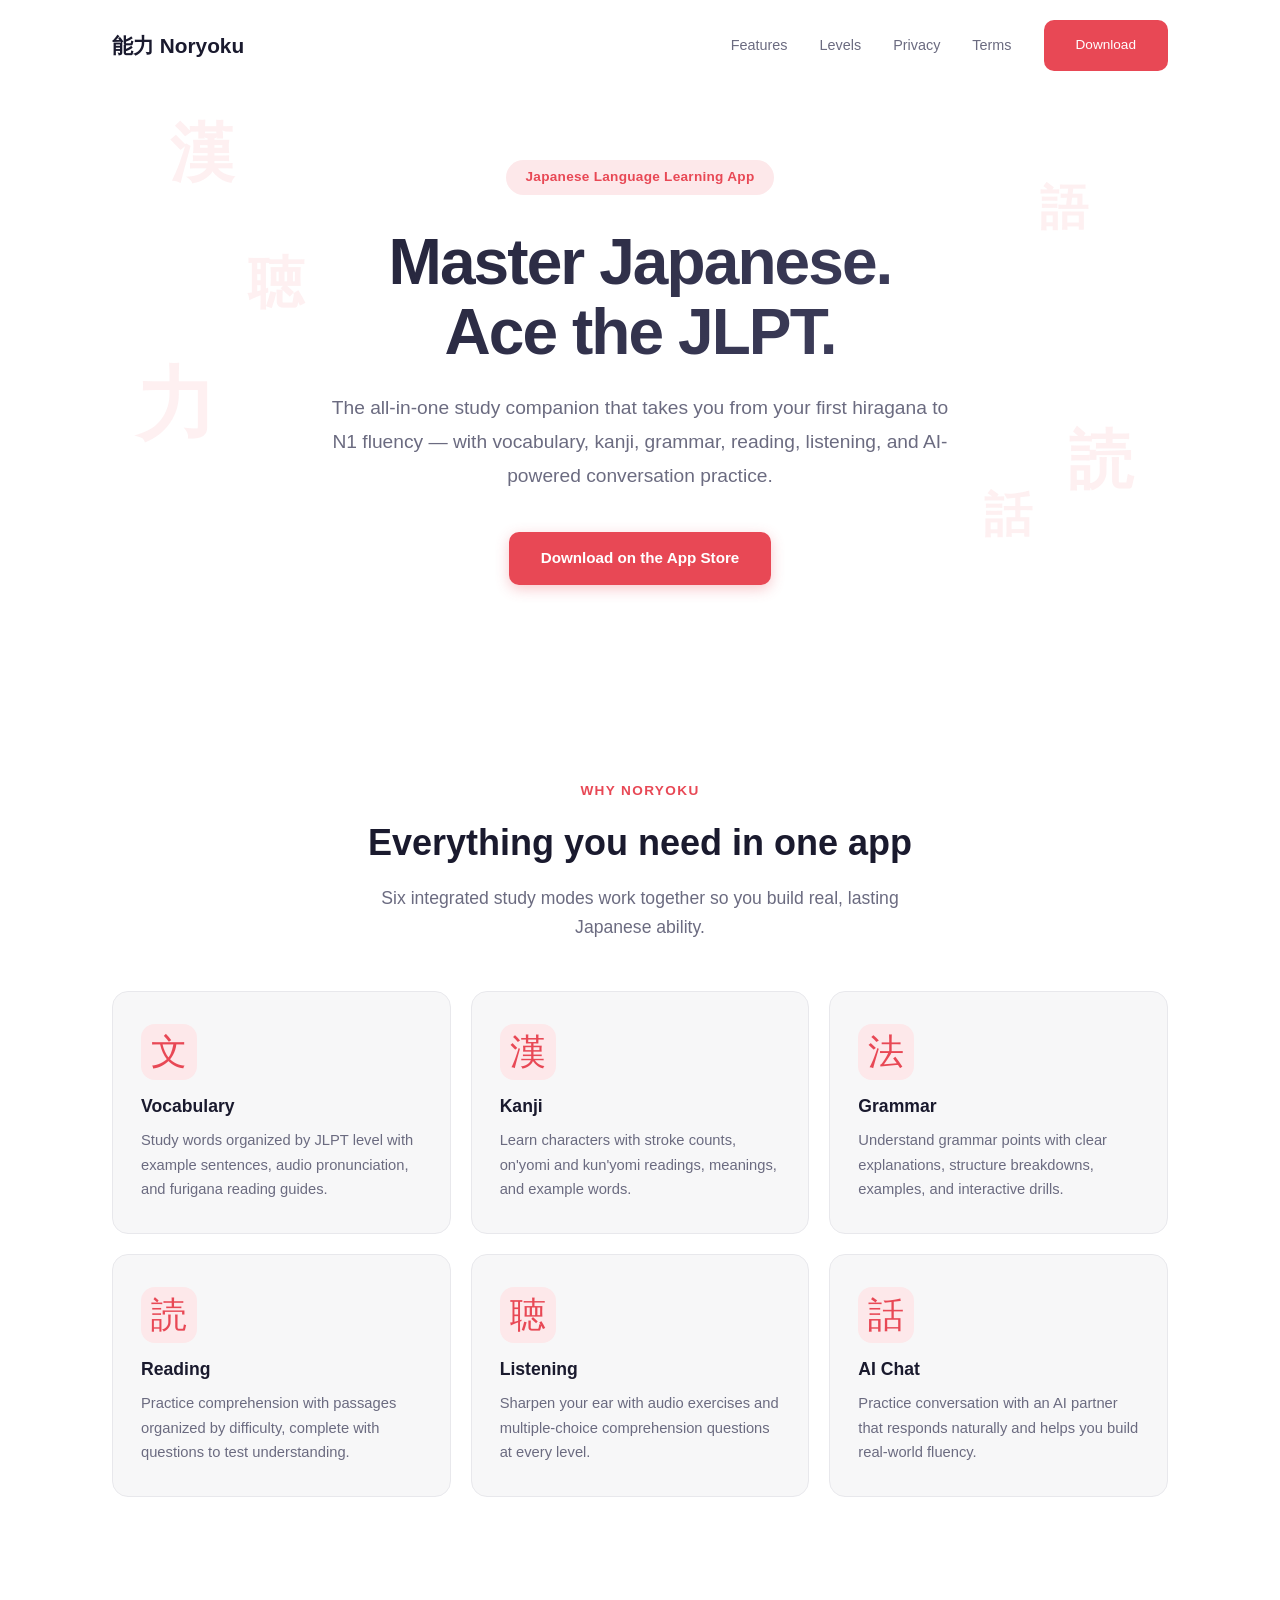
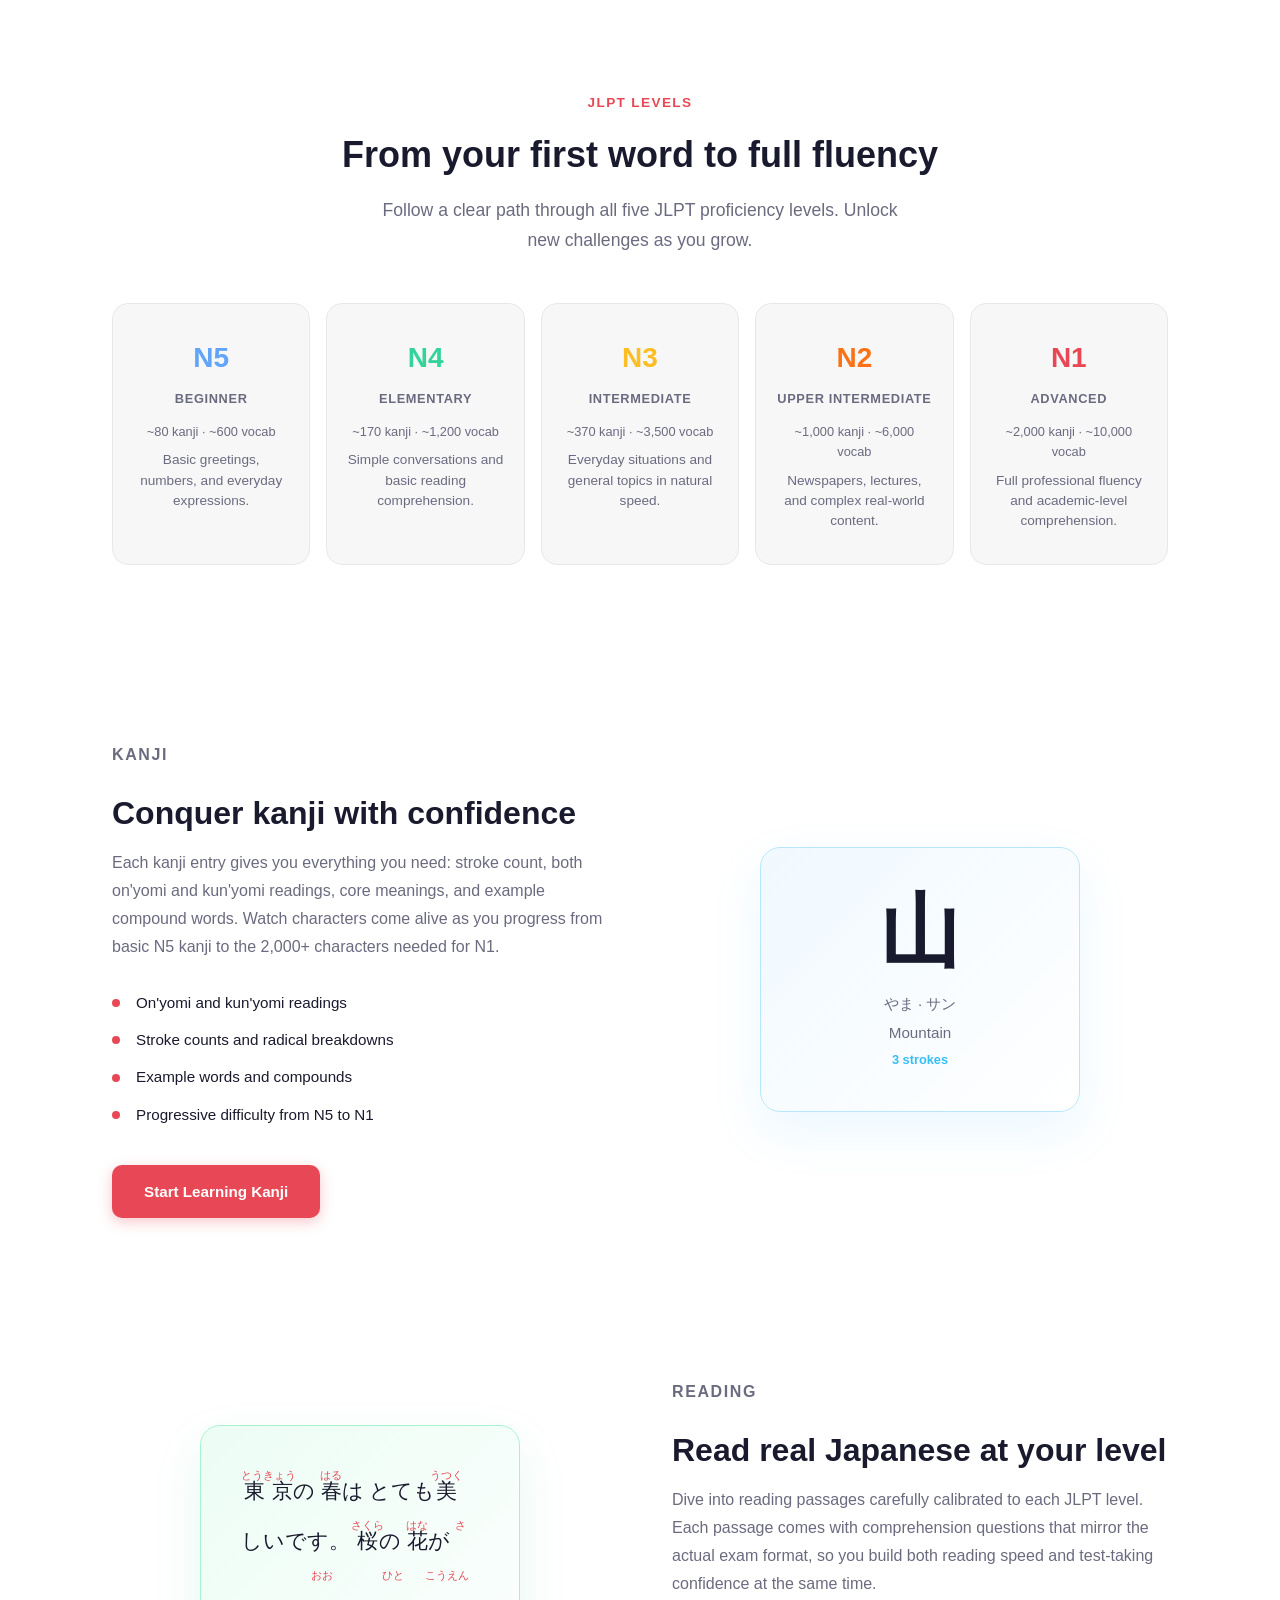
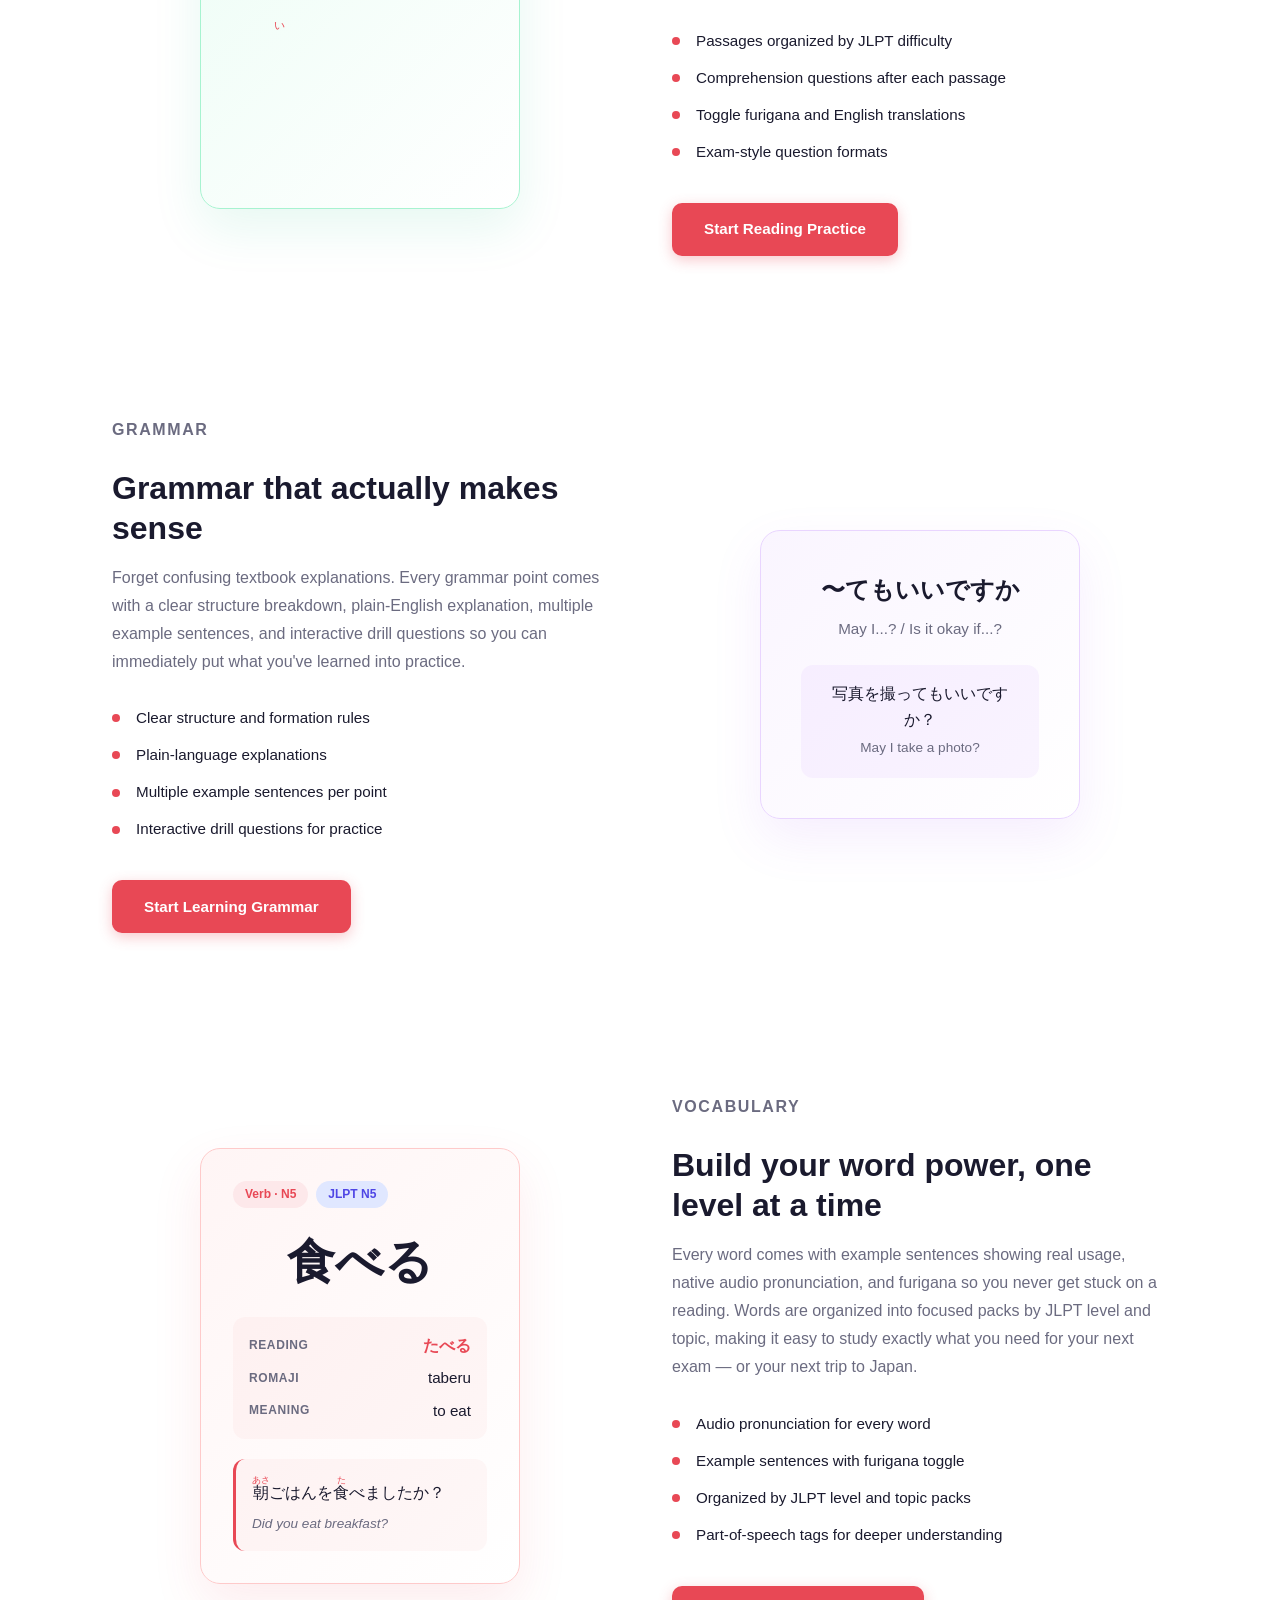
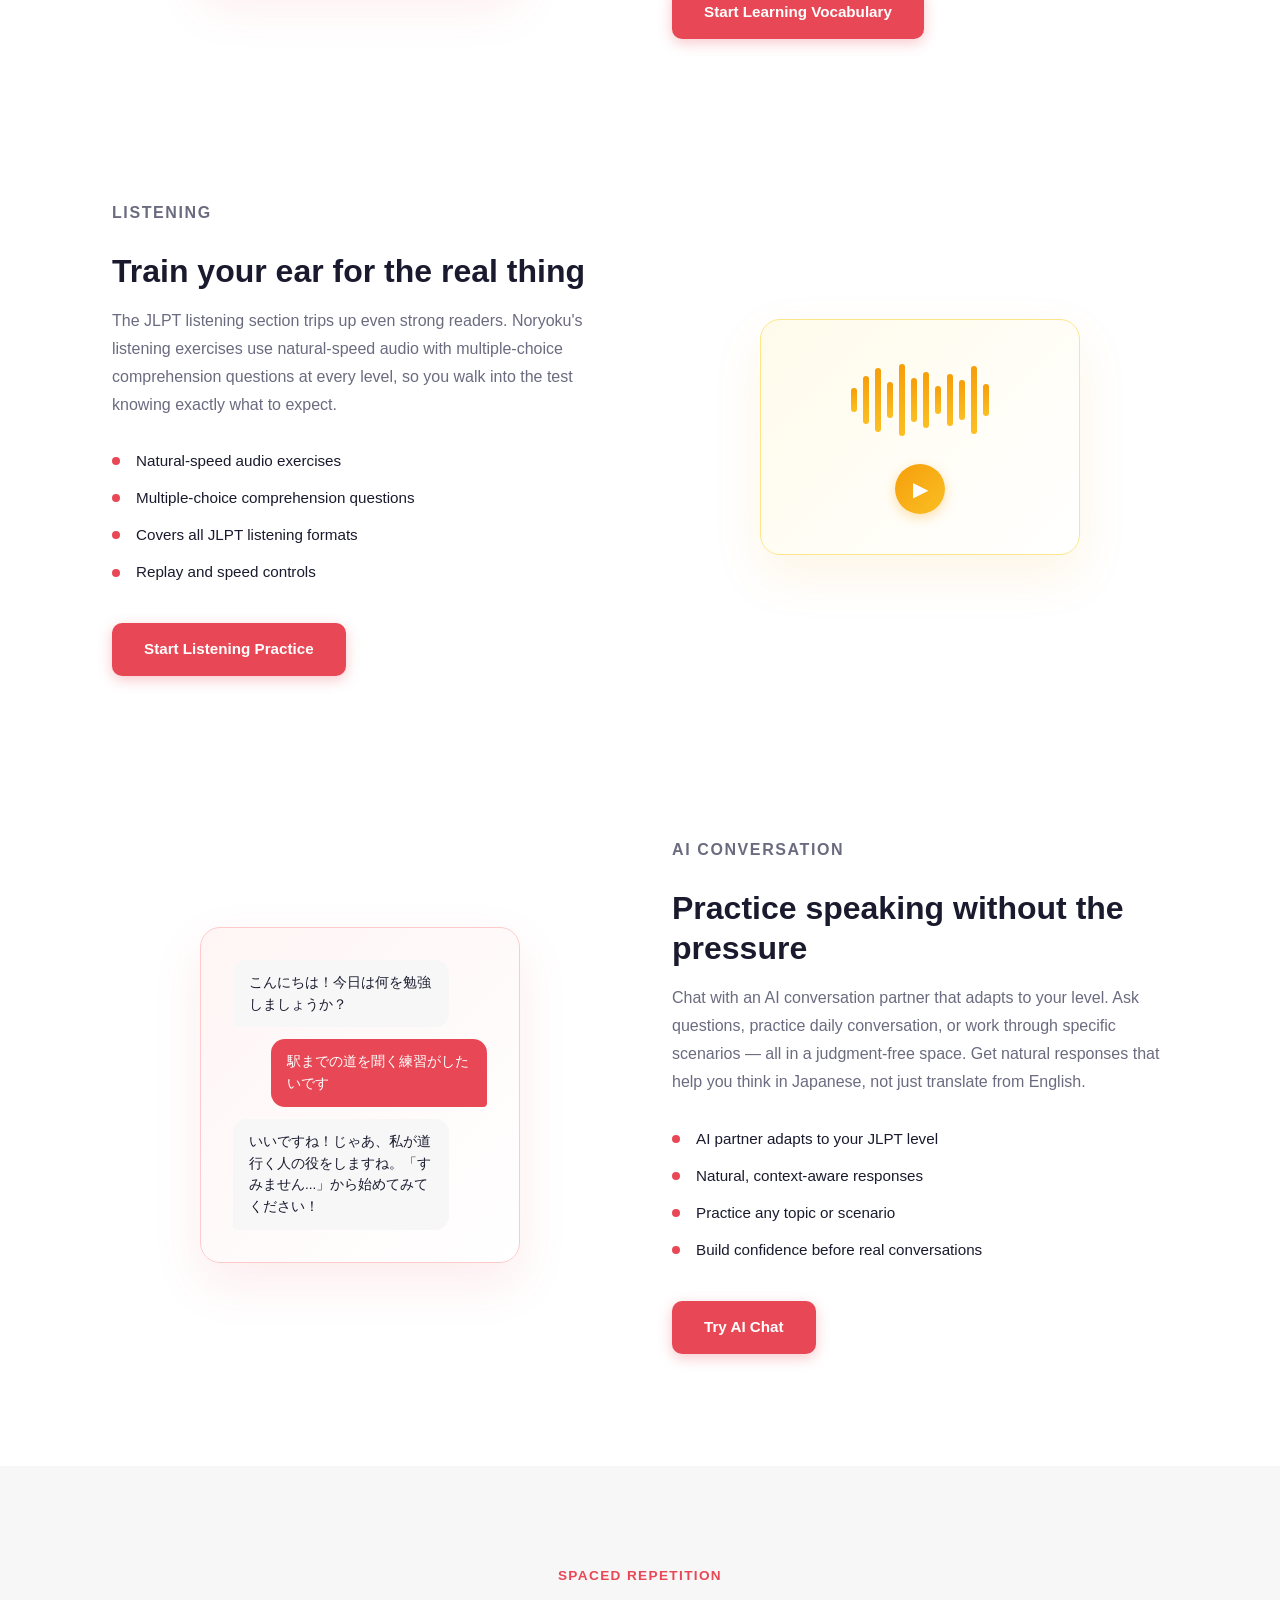
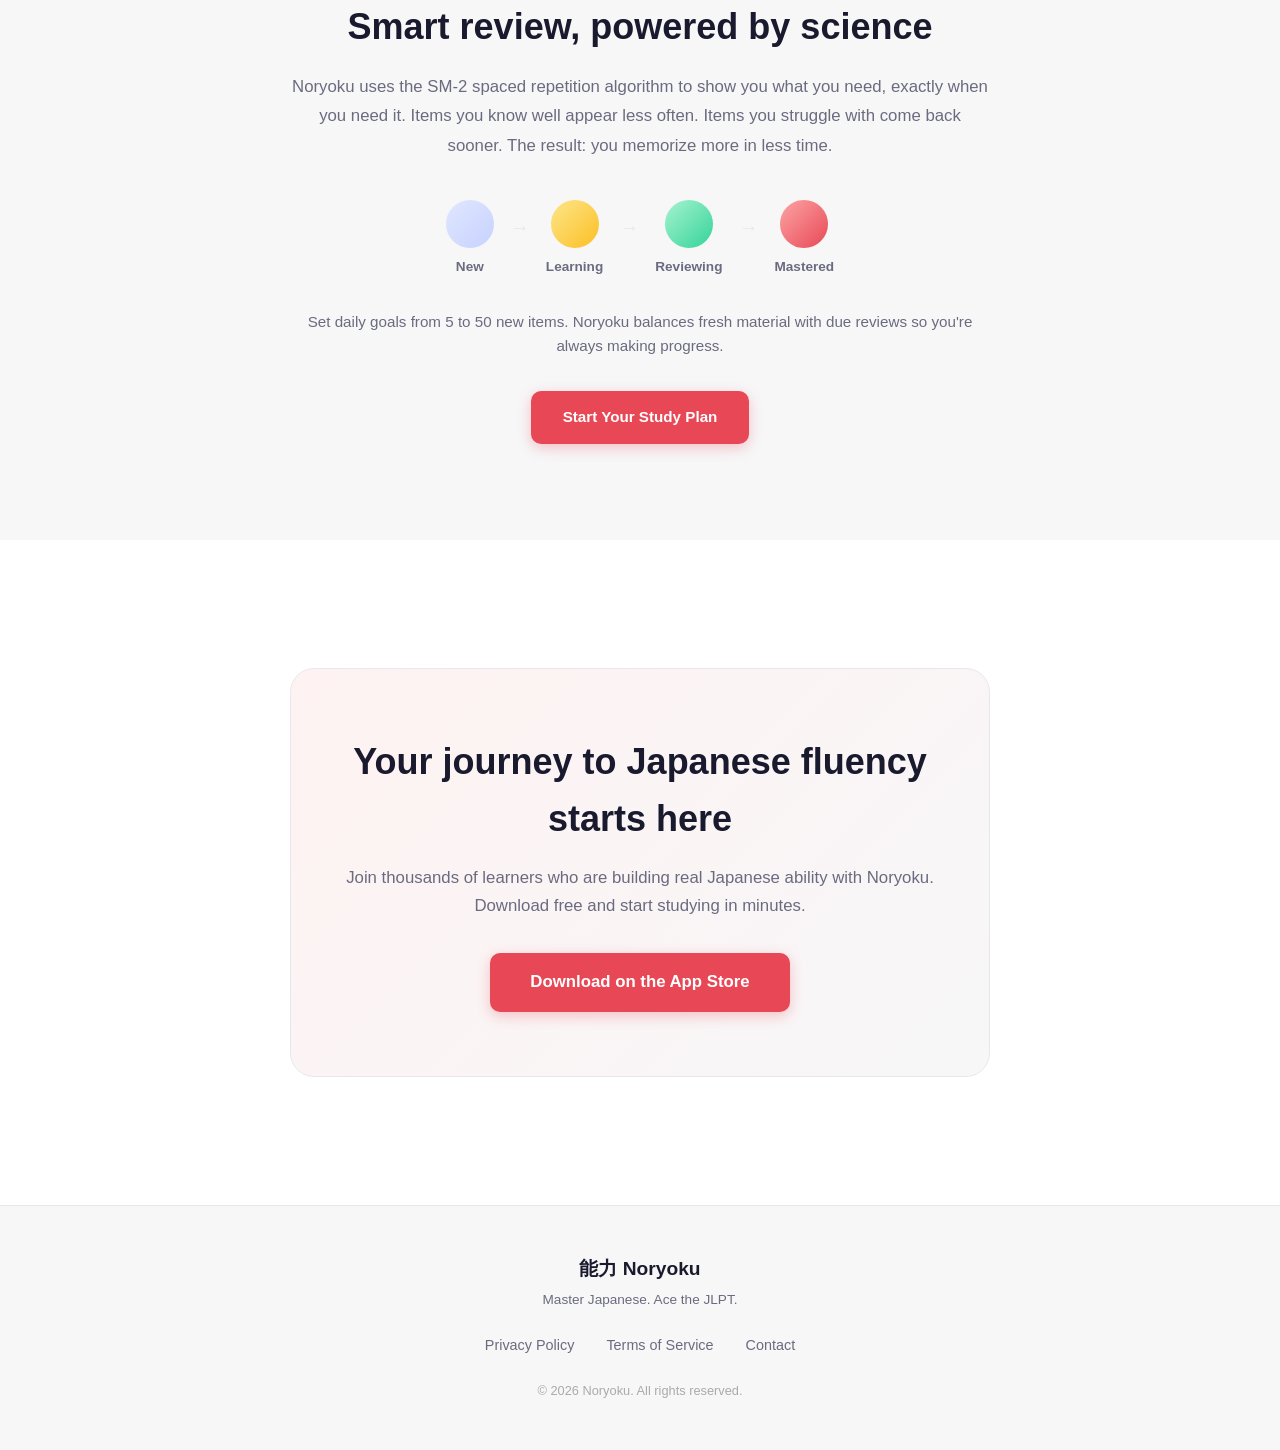
<file: index.html>
<!DOCTYPE html>
<html lang="en">
<head>
  <meta charset="UTF-8">
  <meta name="viewport" content="width=device-width, initial-scale=1.0">
  <title>Noryoku — Master Japanese for the JLPT</title>
  <meta name="description" content="Noryoku is a comprehensive Japanese language learning app designed to help you prepare for the JLPT with vocabulary, kanji, grammar, reading, listening, and AI-powered conversation practice.">
  <link rel="stylesheet" href="style.css">
</head>
<body>
  <header>
    <nav>
      <a href="index.html" class="logo">能力 <span>Noryoku</span></a>
      <div class="nav-links">
        <a href="#features">Features</a>
        <a href="#levels">Levels</a>
        <a href="privacy.html">Privacy</a>
        <a href="terms.html">Terms</a>
        <a href="https://apps.apple.com/us/app/noryoku-learn-japanese-jlpt/id6761405704" class="btn btn-nav">Download</a>
      </div>
    </nav>
  </header>

  <main>
    <!-- Hero -->
    <section class="hero">
      <div class="hero-badge fade-in">Japanese Language Learning App</div>
      <h1 class="fade-in delay-1">Master Japanese.<br>Ace the JLPT.</h1>
      <p class="subtitle fade-in delay-2">The all-in-one study companion that takes you from your first hiragana to N1 fluency — with vocabulary, kanji, grammar, reading, listening, and AI-powered conversation practice.</p>
      <div class="cta-buttons fade-in delay-3">
        <a href="https://apps.apple.com/us/app/noryoku-learn-japanese-jlpt/id6761405704" class="btn btn-primary">Download on the App Store</a>
      </div>
      <div class="hero-kanji" aria-hidden="true">
        <span class="floating-char char-1">漢</span>
        <span class="floating-char char-2">語</span>
        <span class="floating-char char-3">力</span>
        <span class="floating-char char-4">読</span>
        <span class="floating-char char-5">聴</span>
        <span class="floating-char char-6">話</span>
      </div>
    </section>

    <!-- Feature overview grid -->
    <section id="features" class="features">
      <p class="section-label scroll-reveal">Why Noryoku</p>
      <h2 class="scroll-reveal">Everything you need in one app</h2>
      <p class="section-subtitle scroll-reveal">Six integrated study modes work together so you build real, lasting Japanese ability.</p>
      <div class="feature-grid">
        <div class="feature-card scroll-reveal">
          <div class="feature-icon">文</div>
          <h3>Vocabulary</h3>
          <p>Study words organized by JLPT level with example sentences, audio pronunciation, and furigana reading guides.</p>
        </div>
        <div class="feature-card scroll-reveal">
          <div class="feature-icon">漢</div>
          <h3>Kanji</h3>
          <p>Learn characters with stroke counts, on'yomi and kun'yomi readings, meanings, and example words.</p>
        </div>
        <div class="feature-card scroll-reveal">
          <div class="feature-icon">法</div>
          <h3>Grammar</h3>
          <p>Understand grammar points with clear explanations, structure breakdowns, examples, and interactive drills.</p>
        </div>
        <div class="feature-card scroll-reveal">
          <div class="feature-icon">読</div>
          <h3>Reading</h3>
          <p>Practice comprehension with passages organized by difficulty, complete with questions to test understanding.</p>
        </div>
        <div class="feature-card scroll-reveal">
          <div class="feature-icon">聴</div>
          <h3>Listening</h3>
          <p>Sharpen your ear with audio exercises and multiple-choice comprehension questions at every level.</p>
        </div>
        <div class="feature-card scroll-reveal">
          <div class="feature-icon">話</div>
          <h3>AI Chat</h3>
          <p>Practice conversation with an AI partner that responds naturally and helps you build real-world fluency.</p>
        </div>
      </div>
    </section>

    <!-- Levels -->
    <section id="levels" class="levels">
      <p class="section-label scroll-reveal">JLPT Levels</p>
      <h2 class="scroll-reveal">From your first word to full fluency</h2>
      <p class="section-subtitle scroll-reveal">Follow a clear path through all five JLPT proficiency levels. Unlock new challenges as you grow.</p>
      <div class="levels-grid">
        <div class="level-card scroll-reveal">
          <span class="level-badge n5">N5</span>
          <p class="level-label">Beginner</p>
          <p class="level-stats">~80 kanji &middot; ~600 vocab</p>
          <p class="level-desc">Basic greetings, numbers, and everyday expressions.</p>
        </div>
        <div class="level-card scroll-reveal">
          <span class="level-badge n4">N4</span>
          <p class="level-label">Elementary</p>
          <p class="level-stats">~170 kanji &middot; ~1,200 vocab</p>
          <p class="level-desc">Simple conversations and basic reading comprehension.</p>
        </div>
        <div class="level-card scroll-reveal">
          <span class="level-badge n3">N3</span>
          <p class="level-label">Intermediate</p>
          <p class="level-stats">~370 kanji &middot; ~3,500 vocab</p>
          <p class="level-desc">Everyday situations and general topics in natural speed.</p>
        </div>
        <div class="level-card scroll-reveal">
          <span class="level-badge n2">N2</span>
          <p class="level-label">Upper Intermediate</p>
          <p class="level-stats">~1,000 kanji &middot; ~6,000 vocab</p>
          <p class="level-desc">Newspapers, lectures, and complex real-world content.</p>
        </div>
        <div class="level-card scroll-reveal">
          <span class="level-badge n1">N1</span>
          <p class="level-label">Advanced</p>
          <p class="level-stats">~2,000 kanji &middot; ~10,000 vocab</p>
          <p class="level-desc">Full professional fluency and academic-level comprehension.</p>
        </div>
      </div>
    </section>

    <!-- Kanji deep dive -->
    <section class="feature-spotlight">
      <div class="spotlight-content scroll-reveal">
        <p class="section-label">Kanji</p>
        <h2>Conquer kanji with confidence</h2>
        <p>Each kanji entry gives you everything you need: stroke count, both on'yomi and kun'yomi readings, core meanings, and example compound words. Watch characters come alive as you progress from basic N5 kanji to the 2,000+ characters needed for N1.</p>
        <ul class="feature-list">
          <li>On'yomi and kun'yomi readings</li>
          <li>Stroke counts and radical breakdowns</li>
          <li>Example words and compounds</li>
          <li>Progressive difficulty from N5 to N1</li>
        </ul>
        <a href="#" class="btn btn-primary">Start Learning Kanji</a>
      </div>
      <div class="spotlight-visual scroll-reveal">
        <div class="mock-card mock-kanji">
          <div class="mock-kanji-char">山</div>
          <div class="mock-kanji-details">
            <span>やま &middot; サン</span>
            <span>Mountain</span>
            <span class="mock-strokes">3 strokes</span>
          </div>
        </div>
      </div>
    </section>

    <!-- Reading deep dive -->
    <section class="feature-spotlight reverse">
      <div class="spotlight-content scroll-reveal">
        <p class="section-label">Reading</p>
        <h2>Read real Japanese at your level</h2>
        <p>Dive into reading passages carefully calibrated to each JLPT level. Each passage comes with comprehension questions that mirror the actual exam format, so you build both reading speed and test-taking confidence at the same time.</p>
        <ul class="feature-list">
          <li>Passages organized by JLPT difficulty</li>
          <li>Comprehension questions after each passage</li>
          <li>Toggle furigana and English translations</li>
          <li>Exam-style question formats</li>
        </ul>
        <a href="#" class="btn btn-primary">Start Reading Practice</a>
      </div>
      <div class="spotlight-visual scroll-reveal">
        <div class="mock-card mock-reading" id="reading-card">
          <div class="reading-passage">
            <span class="reading-word rw-1"><ruby>東京<rt>とうきょう</rt></ruby>の</span>
            <span class="reading-word rw-2"><ruby>春<rt>はる</rt></ruby>は</span>
            <span class="reading-word rw-3">とても</span>
            <span class="reading-word rw-4"><ruby>美<rt>うつく</rt></ruby>しいです。</span>
            <span class="reading-word rw-5"><ruby>桜<rt>さくら</rt></ruby>の</span>
            <span class="reading-word rw-6"><ruby>花<rt>はな</rt></ruby>が</span>
            <span class="reading-word rw-7"><ruby>咲<rt>さ</rt></ruby>くと、</span>
            <span class="reading-word rw-8"><ruby>多<rt>おお</rt></ruby>くの</span>
            <span class="reading-word rw-9"><ruby>人<rt>ひと</rt></ruby>が</span>
            <span class="reading-word rw-10"><ruby>公園<rt>こうえん</rt></ruby>に</span>
            <span class="reading-word rw-11"><ruby>行<rt>い</rt></ruby>きます。</span>
          </div>
          <div class="reading-translation rw-12">Spring in Tokyo is very beautiful. When the cherry blossoms bloom, many people go to the park.</div>
        </div>
      </div>
    </section>

    <!-- Grammar deep dive -->
    <section class="feature-spotlight">
      <div class="spotlight-content scroll-reveal">
        <p class="section-label">Grammar</p>
        <h2>Grammar that actually makes sense</h2>
        <p>Forget confusing textbook explanations. Every grammar point comes with a clear structure breakdown, plain-English explanation, multiple example sentences, and interactive drill questions so you can immediately put what you've learned into practice.</p>
        <ul class="feature-list">
          <li>Clear structure and formation rules</li>
          <li>Plain-language explanations</li>
          <li>Multiple example sentences per point</li>
          <li>Interactive drill questions for practice</li>
        </ul>
        <a href="#" class="btn btn-primary">Start Learning Grammar</a>
      </div>
      <div class="spotlight-visual scroll-reveal">
        <div class="mock-card mock-grammar">
          <div class="mock-grammar-pattern">〜てもいいですか</div>
          <div class="mock-grammar-meaning">May I...? / Is it okay if...?</div>
          <div class="mock-grammar-example">
            <p>写真を撮ってもいいですか？</p>
            <p class="mock-translation">May I take a photo?</p>
          </div>
        </div>
      </div>
    </section>

    <!-- Vocabulary deep dive -->
    <section class="feature-spotlight reverse">
      <div class="spotlight-content scroll-reveal">
        <p class="section-label">Vocabulary</p>
        <h2>Build your word power, one level at a time</h2>
        <p>Every word comes with example sentences showing real usage, native audio pronunciation, and furigana so you never get stuck on a reading. Words are organized into focused packs by JLPT level and topic, making it easy to study exactly what you need for your next exam — or your next trip to Japan.</p>
        <ul class="feature-list">
          <li>Audio pronunciation for every word</li>
          <li>Example sentences with furigana toggle</li>
          <li>Organized by JLPT level and topic packs</li>
          <li>Part-of-speech tags for deeper understanding</li>
        </ul>
        <a href="#" class="btn btn-primary">Start Learning Vocabulary</a>
      </div>
      <div class="spotlight-visual scroll-reveal">
        <div class="mock-card mock-vocab">
          <div class="vocab-header">
            <div class="mock-tag">Verb &middot; N5</div>
            <div class="mock-tag tag-jlpt">JLPT N5</div>
          </div>
          <div class="mock-word">食べる</div>
          <div class="vocab-readings">
            <div class="vocab-reading-row">
              <span class="vocab-label">Reading</span>
              <span class="vocab-value-jp">たべる</span>
            </div>
            <div class="vocab-reading-row">
              <span class="vocab-label">Romaji</span>
              <span class="vocab-value">taberu</span>
            </div>
            <div class="vocab-reading-row">
              <span class="vocab-label">Meaning</span>
              <span class="vocab-value">to eat</span>
            </div>
          </div>
          <div class="vocab-example">
            <p class="vocab-example-jp"><ruby>朝<rt>あさ</rt></ruby>ごはんを<ruby>食<rt>た</rt></ruby>べましたか？</p>
            <p class="vocab-example-en">Did you eat breakfast?</p>
          </div>
        </div>
      </div>
    </section>

    <!-- Listening deep dive -->
    <section class="feature-spotlight">
      <div class="spotlight-content scroll-reveal">
        <p class="section-label">Listening</p>
        <h2>Train your ear for the real thing</h2>
        <p>The JLPT listening section trips up even strong readers. Noryoku's listening exercises use natural-speed audio with multiple-choice comprehension questions at every level, so you walk into the test knowing exactly what to expect.</p>
        <ul class="feature-list">
          <li>Natural-speed audio exercises</li>
          <li>Multiple-choice comprehension questions</li>
          <li>Covers all JLPT listening formats</li>
          <li>Replay and speed controls</li>
        </ul>
        <a href="#" class="btn btn-primary">Start Listening Practice</a>
      </div>
      <div class="spotlight-visual scroll-reveal">
        <div class="mock-card mock-listening">
          <div class="mock-waveform">
            <div class="wave-bar" style="height: 30%"></div>
            <div class="wave-bar" style="height: 60%"></div>
            <div class="wave-bar" style="height: 80%"></div>
            <div class="wave-bar" style="height: 45%"></div>
            <div class="wave-bar" style="height: 90%"></div>
            <div class="wave-bar" style="height: 55%"></div>
            <div class="wave-bar" style="height: 70%"></div>
            <div class="wave-bar" style="height: 35%"></div>
            <div class="wave-bar" style="height: 65%"></div>
            <div class="wave-bar" style="height: 50%"></div>
            <div class="wave-bar" style="height: 85%"></div>
            <div class="wave-bar" style="height: 40%"></div>
          </div>
          <div class="mock-play-btn">&#9654;</div>
        </div>
      </div>
    </section>

    <!-- AI Chat deep dive -->
    <section class="feature-spotlight reverse">
      <div class="spotlight-content scroll-reveal">
        <p class="section-label">AI Conversation</p>
        <h2>Practice speaking without the pressure</h2>
        <p>Chat with an AI conversation partner that adapts to your level. Ask questions, practice daily conversation, or work through specific scenarios — all in a judgment-free space. Get natural responses that help you think in Japanese, not just translate from English.</p>
        <ul class="feature-list">
          <li>AI partner adapts to your JLPT level</li>
          <li>Natural, context-aware responses</li>
          <li>Practice any topic or scenario</li>
          <li>Build confidence before real conversations</li>
        </ul>
        <a href="#" class="btn btn-primary">Try AI Chat</a>
      </div>
      <div class="spotlight-visual scroll-reveal">
        <div class="mock-card mock-chat">
          <div class="chat-bubble incoming">こんにちは！今日は何を勉強しましょうか？</div>
          <div class="chat-bubble outgoing">駅までの道を聞く練習がしたいです</div>
          <div class="chat-bubble incoming">いいですね！じゃあ、私が道行く人の役をしますね。「すみません...」から始めてみてください！</div>
        </div>
      </div>
    </section>

    <!-- SRS Section -->
    <section class="srs">
      <div class="srs-inner scroll-reveal">
        <p class="section-label">Spaced Repetition</p>
        <h2>Smart review, powered by science</h2>
        <p class="srs-description">Noryoku uses the SM-2 spaced repetition algorithm to show you what you need, exactly when you need it. Items you know well appear less often. Items you struggle with come back sooner. The result: you memorize more in less time.</p>
        <div class="srs-stages">
          <div class="srs-stage">
            <div class="srs-dot new"></div>
            <span>New</span>
          </div>
          <div class="srs-arrow">&rarr;</div>
          <div class="srs-stage">
            <div class="srs-dot learning"></div>
            <span>Learning</span>
          </div>
          <div class="srs-arrow">&rarr;</div>
          <div class="srs-stage">
            <div class="srs-dot reviewing"></div>
            <span>Reviewing</span>
          </div>
          <div class="srs-arrow">&rarr;</div>
          <div class="srs-stage">
            <div class="srs-dot mastered"></div>
            <span>Mastered</span>
          </div>
        </div>
        <p class="srs-sub">Set daily goals from 5 to 50 new items. Noryoku balances fresh material with due reviews so you're always making progress.</p>
        <a href="#" class="btn btn-primary">Start Your Study Plan</a>
      </div>
    </section>

    <!-- Bottom CTA -->
    <section class="bottom-cta">
      <div class="cta-inner scroll-reveal">
        <h2>Your journey to Japanese fluency starts here</h2>
        <p>Join thousands of learners who are building real Japanese ability with Noryoku. Download free and start studying in minutes.</p>
        <div class="cta-buttons">
          <a href="https://apps.apple.com/us/app/noryoku-learn-japanese-jlpt/id6761405704" class="btn btn-primary btn-large">Download on the App Store</a>
        </div>
      </div>
    </section>
  </main>

  <footer>
    <div class="footer-content">
      <div class="footer-top">
        <p class="footer-logo">能力 Noryoku</p>
        <p class="footer-tagline">Master Japanese. Ace the JLPT.</p>
      </div>
      <div class="footer-links">
        <a href="privacy.html">Privacy Policy</a>
        <a href="terms.html">Terms of Service</a>
        <a href="mailto:support@noryoku.app">Contact</a>
      </div>
      <p class="copyright">&copy; 2026 Noryoku. All rights reserved.</p>
    </div>
  </footer>

  <script>
    // Scroll-reveal animation
    const observer = new IntersectionObserver((entries) => {
      entries.forEach(entry => {
        if (entry.isIntersecting) {
          entry.target.classList.add('revealed');
        }
      });
    }, { threshold: 0.1, rootMargin: '0px 0px -50px 0px' });

    document.querySelectorAll('.scroll-reveal').forEach(el => observer.observe(el));

    // Navbar background on scroll
    const nav = document.querySelector('header');
    window.addEventListener('scroll', () => {
      nav.classList.toggle('scrolled', window.scrollY > 40);
    });

    // Reading passage word-by-word animation
    const readingCard = document.getElementById('reading-card');
    if (readingCard) {
      let readingAnimated = false;
      const readingObserver = new IntersectionObserver((entries) => {
        entries.forEach(entry => {
          if (entry.isIntersecting && !readingAnimated) {
            readingAnimated = true;
            const words = readingCard.querySelectorAll('.reading-word');
            words.forEach((word, i) => {
              setTimeout(() => word.classList.add('visible'), i * 200);
            });
            const translation = readingCard.querySelector('.reading-translation');
            setTimeout(() => translation.classList.add('visible'), words.length * 200 + 400);
          }
        });
      }, { threshold: 0.4 });
      readingObserver.observe(readingCard);
    }
  </script>
</body>
</html>
</file>
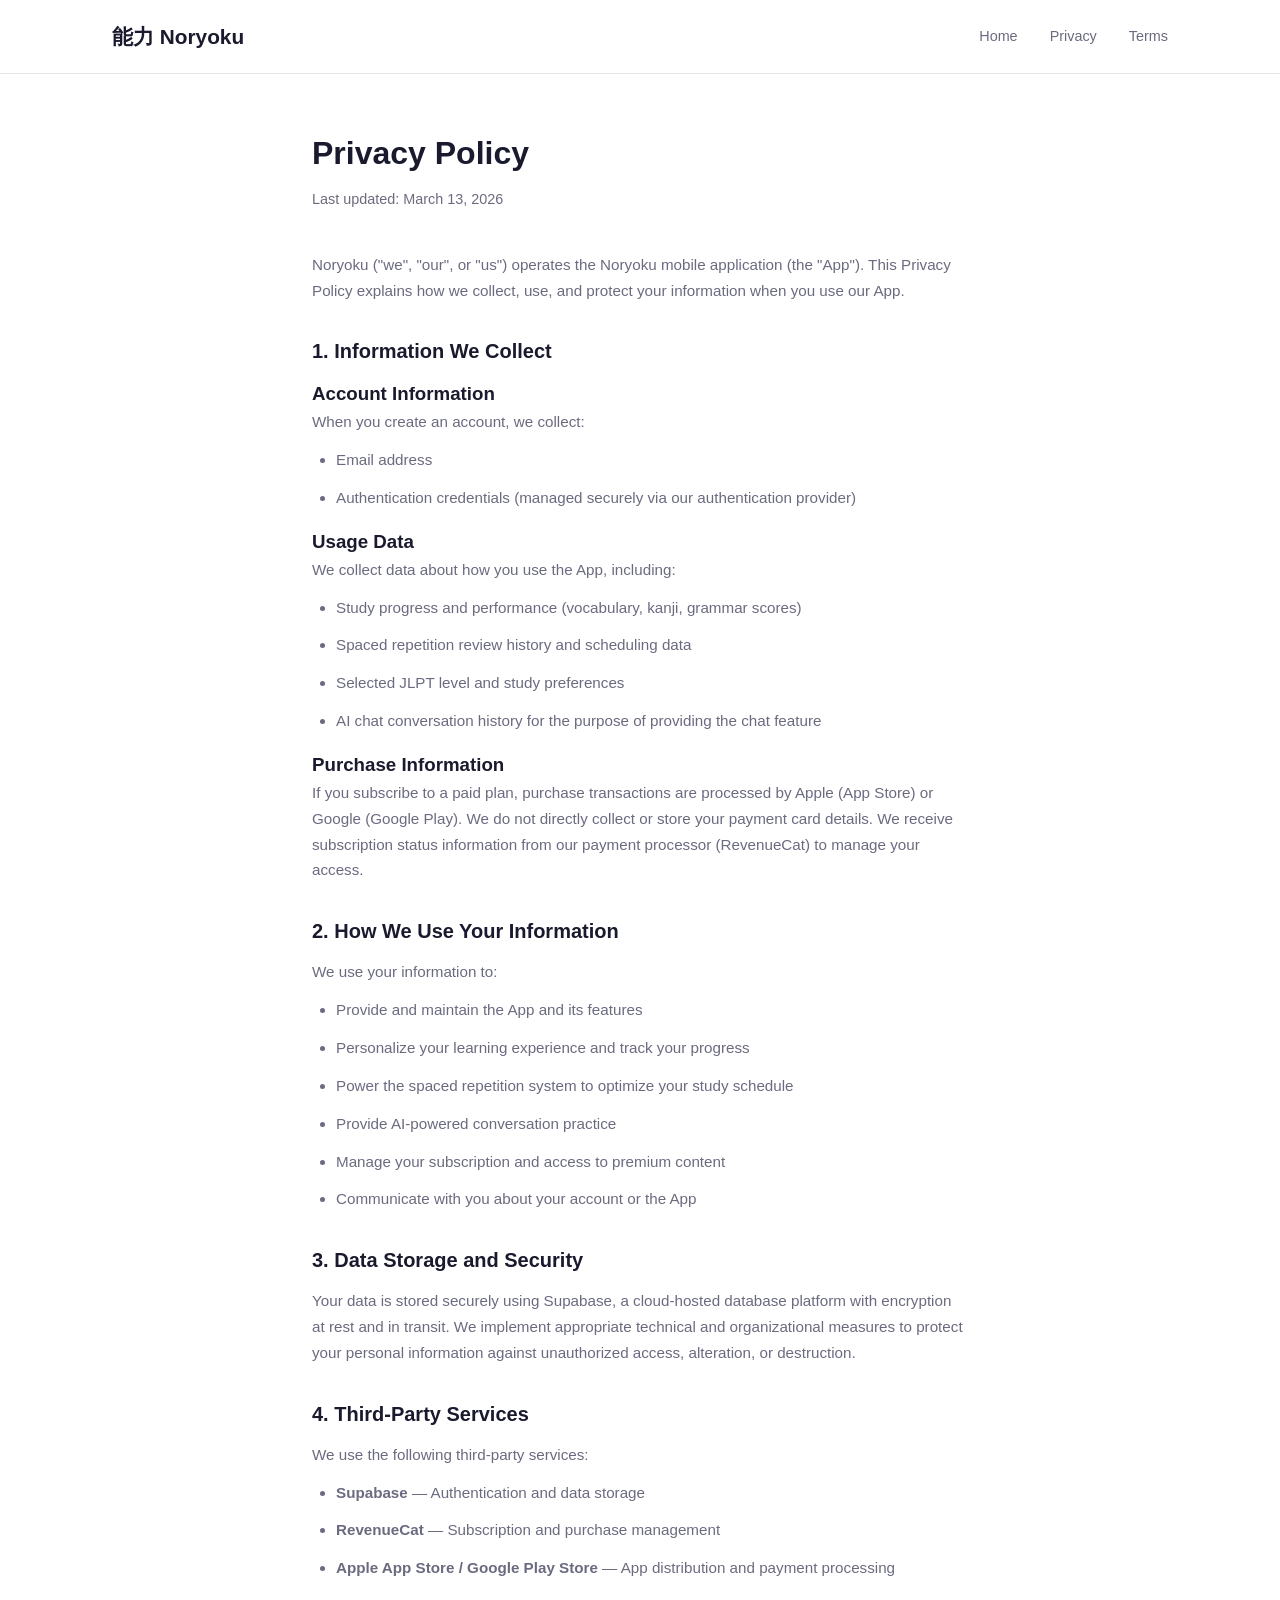
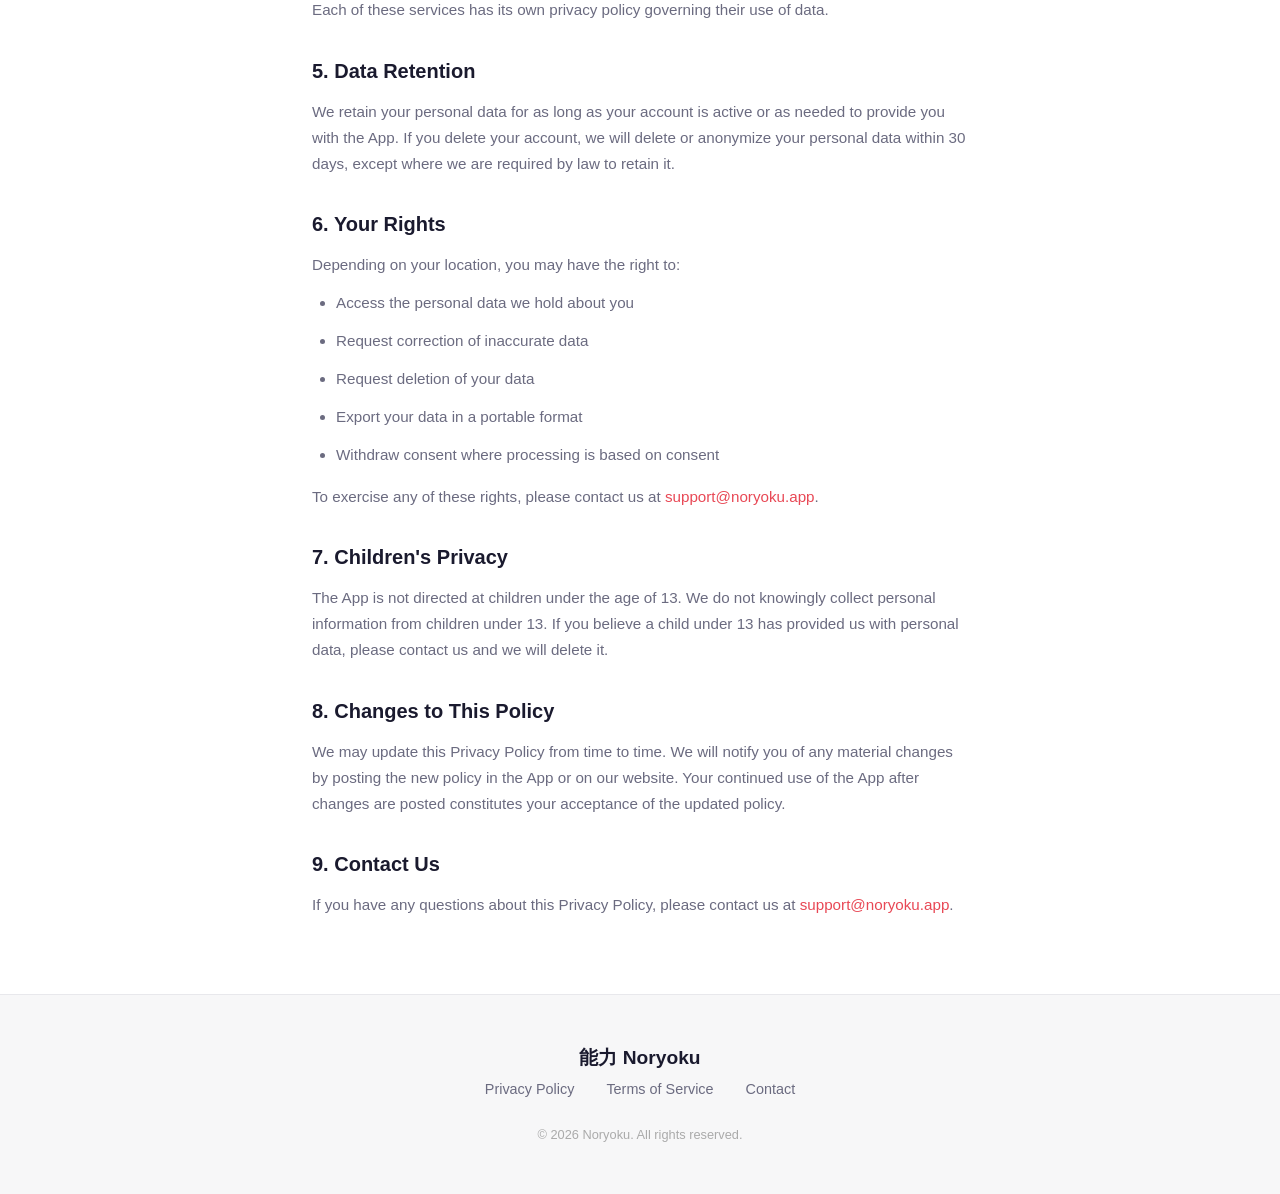
<file: privacy.html>
<!DOCTYPE html>
<html lang="en">
<head>
  <meta charset="UTF-8">
  <meta name="viewport" content="width=device-width, initial-scale=1.0">
  <title>Privacy Policy — Noryoku</title>
  <meta name="description" content="Noryoku Privacy Policy">
  <link rel="stylesheet" href="style.css">
</head>
<body>
  <header>
    <nav>
      <a href="index.html" class="logo">能力 <span>Noryoku</span></a>
      <div class="nav-links">
        <a href="index.html">Home</a>
        <a href="privacy.html">Privacy</a>
        <a href="terms.html">Terms</a>
      </div>
    </nav>
  </header>

  <main class="legal">
  <script>
    const nav = document.querySelector('header');
    nav.classList.add('scrolled');
  </script>
    <h1>Privacy Policy</h1>
    <p class="last-updated">Last updated: March 13, 2026</p>

    <p>Noryoku ("we", "our", or "us") operates the Noryoku mobile application (the "App"). This Privacy Policy explains how we collect, use, and protect your information when you use our App.</p>

    <h2>1. Information We Collect</h2>

    <h3>Account Information</h3>
    <p>When you create an account, we collect:</p>
    <ul>
      <li>Email address</li>
      <li>Authentication credentials (managed securely via our authentication provider)</li>
    </ul>

    <h3>Usage Data</h3>
    <p>We collect data about how you use the App, including:</p>
    <ul>
      <li>Study progress and performance (vocabulary, kanji, grammar scores)</li>
      <li>Spaced repetition review history and scheduling data</li>
      <li>Selected JLPT level and study preferences</li>
      <li>AI chat conversation history for the purpose of providing the chat feature</li>
    </ul>

    <h3>Purchase Information</h3>
    <p>If you subscribe to a paid plan, purchase transactions are processed by Apple (App Store) or Google (Google Play). We do not directly collect or store your payment card details. We receive subscription status information from our payment processor (RevenueCat) to manage your access.</p>

    <h2>2. How We Use Your Information</h2>
    <p>We use your information to:</p>
    <ul>
      <li>Provide and maintain the App and its features</li>
      <li>Personalize your learning experience and track your progress</li>
      <li>Power the spaced repetition system to optimize your study schedule</li>
      <li>Provide AI-powered conversation practice</li>
      <li>Manage your subscription and access to premium content</li>
      <li>Communicate with you about your account or the App</li>
    </ul>

    <h2>3. Data Storage and Security</h2>
    <p>Your data is stored securely using Supabase, a cloud-hosted database platform with encryption at rest and in transit. We implement appropriate technical and organizational measures to protect your personal information against unauthorized access, alteration, or destruction.</p>

    <h2>4. Third-Party Services</h2>
    <p>We use the following third-party services:</p>
    <ul>
      <li><strong>Supabase</strong> — Authentication and data storage</li>
      <li><strong>RevenueCat</strong> — Subscription and purchase management</li>
      <li><strong>Apple App Store / Google Play Store</strong> — App distribution and payment processing</li>
    </ul>
    <p>Each of these services has its own privacy policy governing their use of data.</p>

    <h2>5. Data Retention</h2>
    <p>We retain your personal data for as long as your account is active or as needed to provide you with the App. If you delete your account, we will delete or anonymize your personal data within 30 days, except where we are required by law to retain it.</p>

    <h2>6. Your Rights</h2>
    <p>Depending on your location, you may have the right to:</p>
    <ul>
      <li>Access the personal data we hold about you</li>
      <li>Request correction of inaccurate data</li>
      <li>Request deletion of your data</li>
      <li>Export your data in a portable format</li>
      <li>Withdraw consent where processing is based on consent</li>
    </ul>
    <p>To exercise any of these rights, please contact us at <a href="mailto:support@noryoku.app">support@noryoku.app</a>.</p>

    <h2>7. Children's Privacy</h2>
    <p>The App is not directed at children under the age of 13. We do not knowingly collect personal information from children under 13. If you believe a child under 13 has provided us with personal data, please contact us and we will delete it.</p>

    <h2>8. Changes to This Policy</h2>
    <p>We may update this Privacy Policy from time to time. We will notify you of any material changes by posting the new policy in the App or on our website. Your continued use of the App after changes are posted constitutes your acceptance of the updated policy.</p>

    <h2>9. Contact Us</h2>
    <p>If you have any questions about this Privacy Policy, please contact us at <a href="mailto:support@noryoku.app">support@noryoku.app</a>.</p>
  </main>

  <footer>
    <div class="footer-content">
      <p class="footer-logo">能力 Noryoku</p>
      <div class="footer-links">
        <a href="privacy.html">Privacy Policy</a>
        <a href="terms.html">Terms of Service</a>
        <a href="mailto:support@noryoku.app">Contact</a>
      </div>
      <p class="copyright">&copy; 2026 Noryoku. All rights reserved.</p>
    </div>
  </footer>
</body>
</html>
</file>
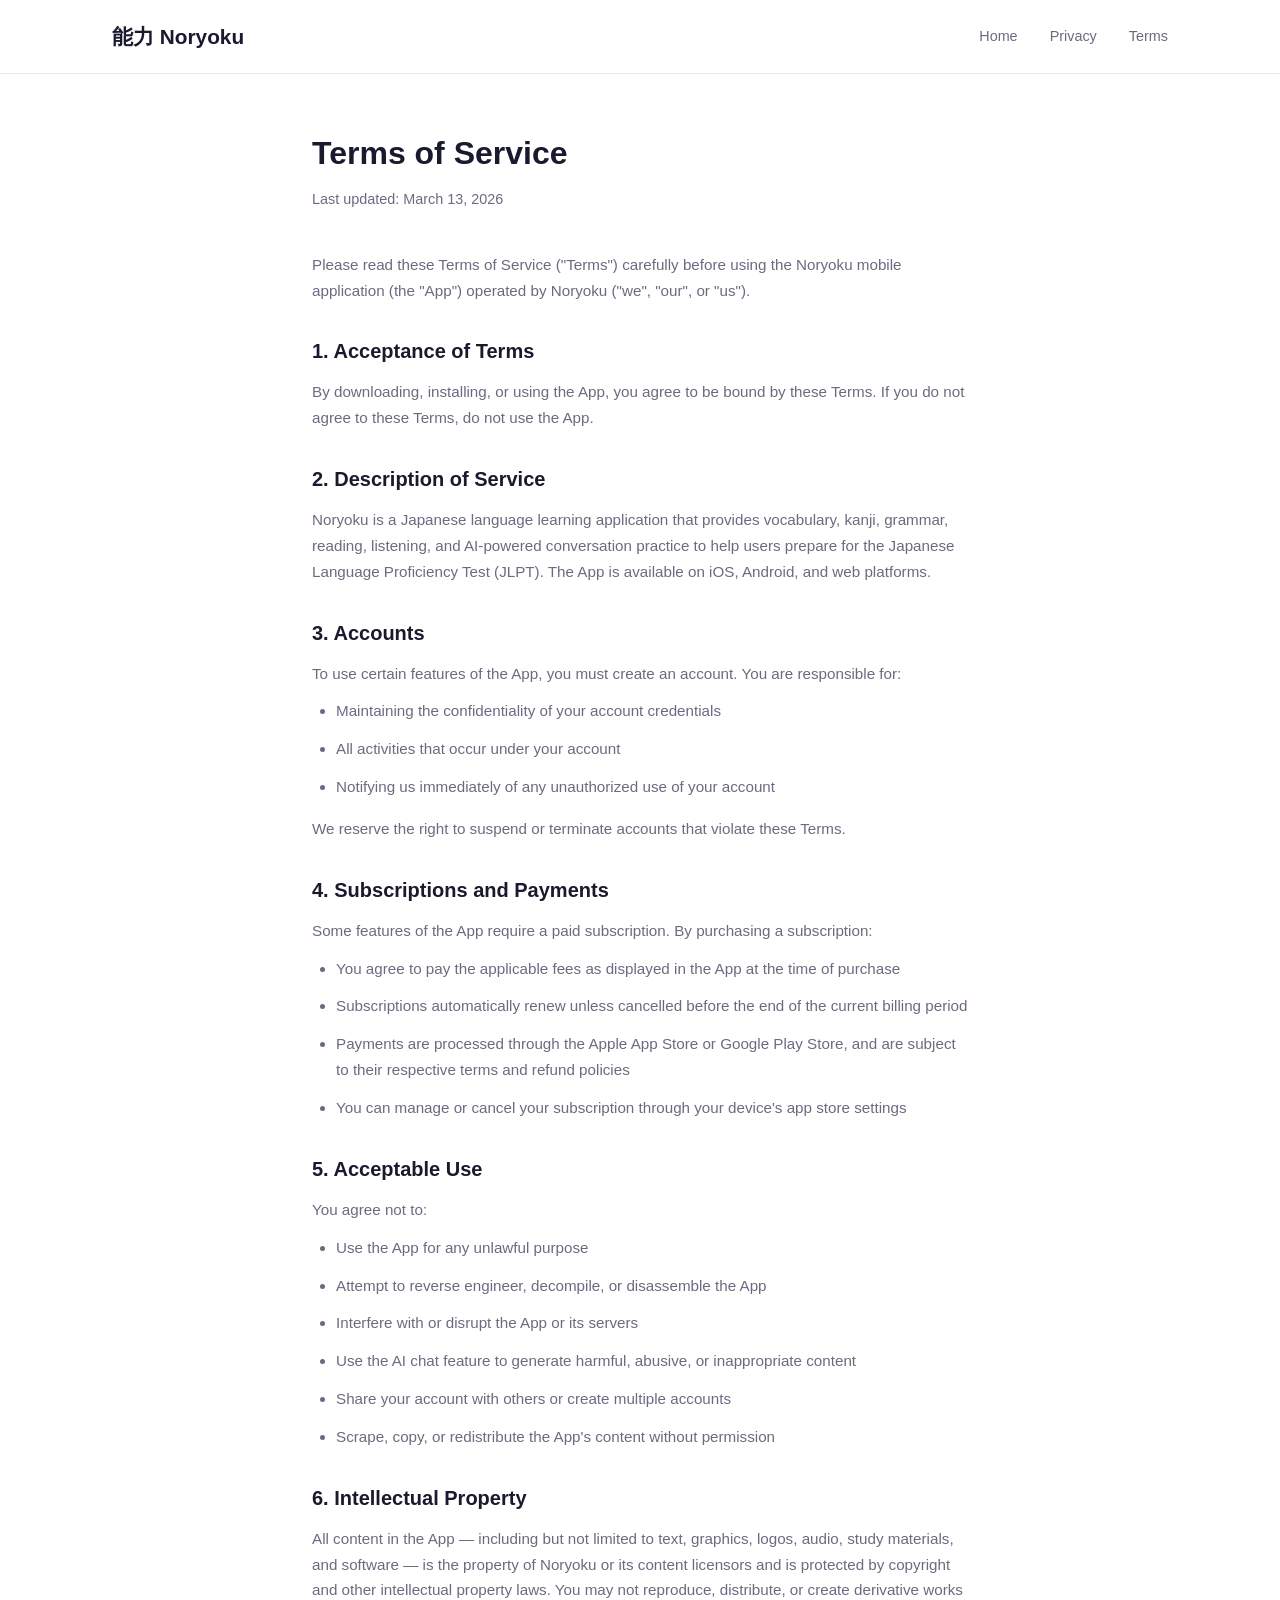
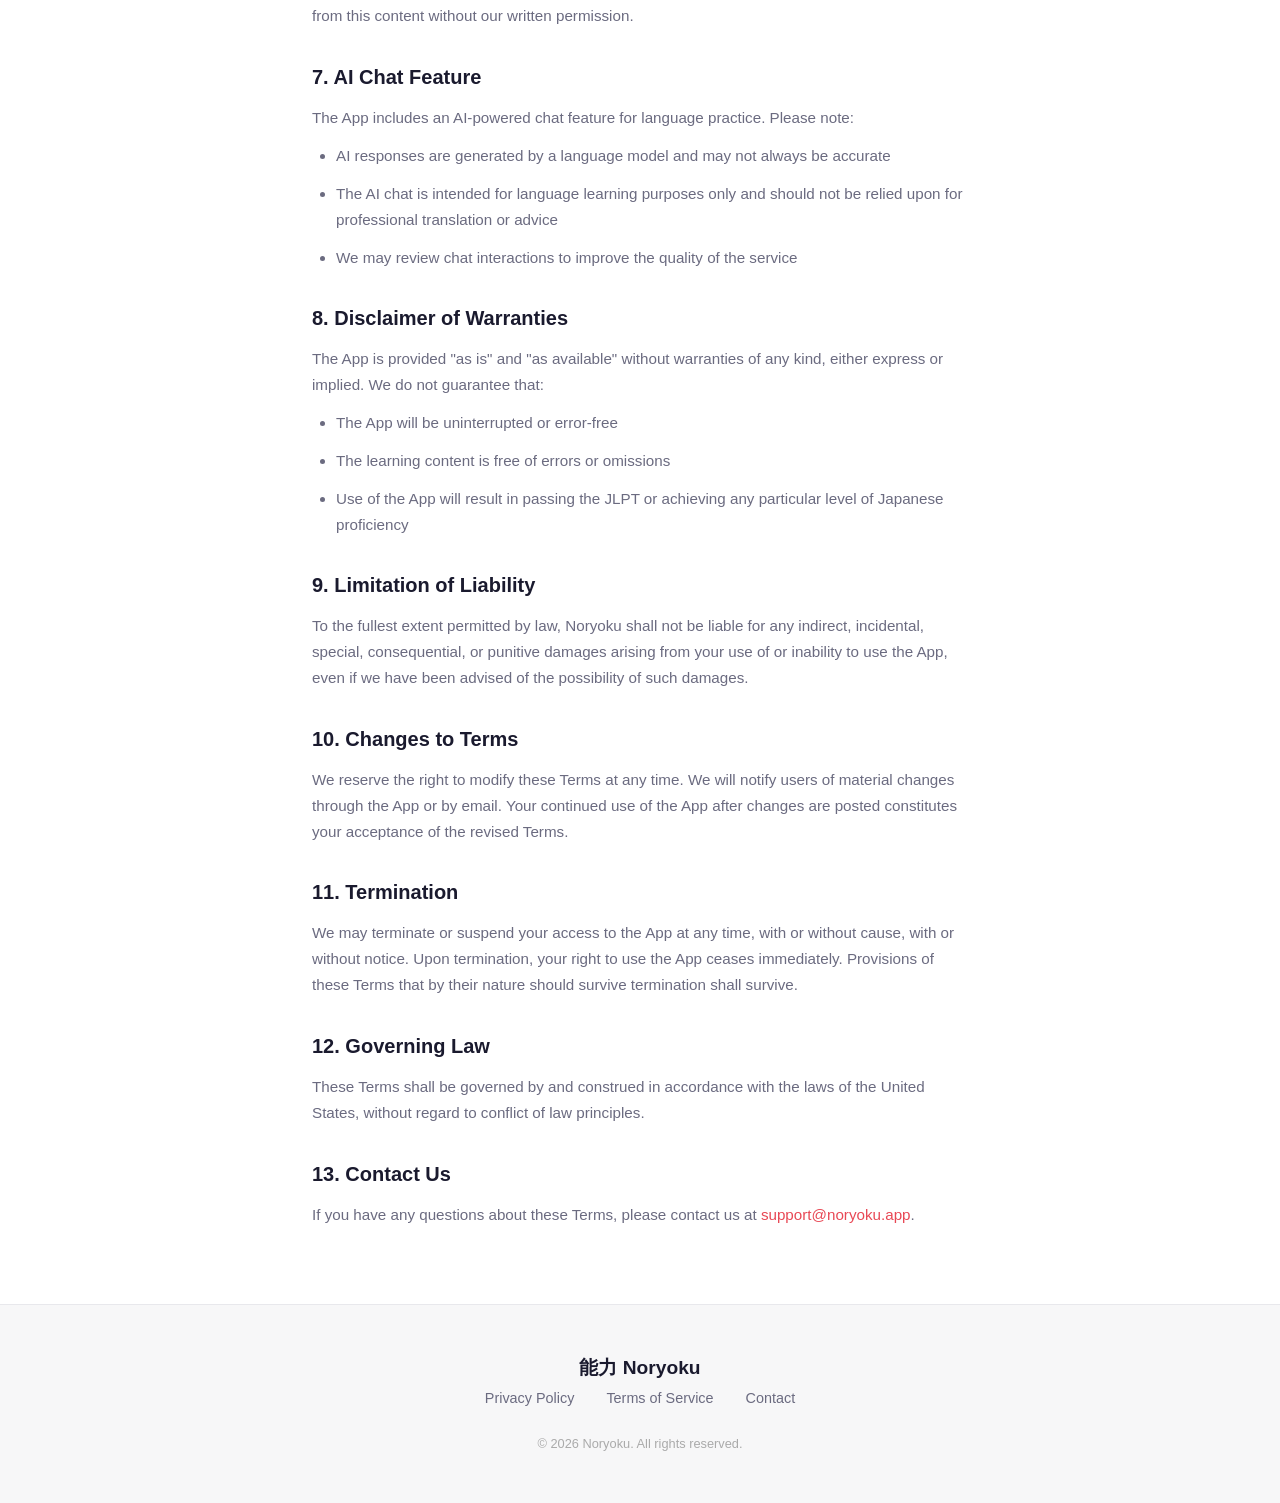
<file: terms.html>
<!DOCTYPE html>
<html lang="en">
<head>
  <meta charset="UTF-8">
  <meta name="viewport" content="width=device-width, initial-scale=1.0">
  <title>Terms of Service — Noryoku</title>
  <meta name="description" content="Noryoku Terms of Service">
  <link rel="stylesheet" href="style.css">
</head>
<body>
  <header>
    <nav>
      <a href="index.html" class="logo">能力 <span>Noryoku</span></a>
      <div class="nav-links">
        <a href="index.html">Home</a>
        <a href="privacy.html">Privacy</a>
        <a href="terms.html">Terms</a>
      </div>
    </nav>
  </header>

  <main class="legal">
  <script>
    const nav = document.querySelector('header');
    nav.classList.add('scrolled');
  </script>
    <h1>Terms of Service</h1>
    <p class="last-updated">Last updated: March 13, 2026</p>

    <p>Please read these Terms of Service ("Terms") carefully before using the Noryoku mobile application (the "App") operated by Noryoku ("we", "our", or "us").</p>

    <h2>1. Acceptance of Terms</h2>
    <p>By downloading, installing, or using the App, you agree to be bound by these Terms. If you do not agree to these Terms, do not use the App.</p>

    <h2>2. Description of Service</h2>
    <p>Noryoku is a Japanese language learning application that provides vocabulary, kanji, grammar, reading, listening, and AI-powered conversation practice to help users prepare for the Japanese Language Proficiency Test (JLPT). The App is available on iOS, Android, and web platforms.</p>

    <h2>3. Accounts</h2>
    <p>To use certain features of the App, you must create an account. You are responsible for:</p>
    <ul>
      <li>Maintaining the confidentiality of your account credentials</li>
      <li>All activities that occur under your account</li>
      <li>Notifying us immediately of any unauthorized use of your account</li>
    </ul>
    <p>We reserve the right to suspend or terminate accounts that violate these Terms.</p>

    <h2>4. Subscriptions and Payments</h2>
    <p>Some features of the App require a paid subscription. By purchasing a subscription:</p>
    <ul>
      <li>You agree to pay the applicable fees as displayed in the App at the time of purchase</li>
      <li>Subscriptions automatically renew unless cancelled before the end of the current billing period</li>
      <li>Payments are processed through the Apple App Store or Google Play Store, and are subject to their respective terms and refund policies</li>
      <li>You can manage or cancel your subscription through your device's app store settings</li>
    </ul>

    <h2>5. Acceptable Use</h2>
    <p>You agree not to:</p>
    <ul>
      <li>Use the App for any unlawful purpose</li>
      <li>Attempt to reverse engineer, decompile, or disassemble the App</li>
      <li>Interfere with or disrupt the App or its servers</li>
      <li>Use the AI chat feature to generate harmful, abusive, or inappropriate content</li>
      <li>Share your account with others or create multiple accounts</li>
      <li>Scrape, copy, or redistribute the App's content without permission</li>
    </ul>

    <h2>6. Intellectual Property</h2>
    <p>All content in the App — including but not limited to text, graphics, logos, audio, study materials, and software — is the property of Noryoku or its content licensors and is protected by copyright and other intellectual property laws. You may not reproduce, distribute, or create derivative works from this content without our written permission.</p>

    <h2>7. AI Chat Feature</h2>
    <p>The App includes an AI-powered chat feature for language practice. Please note:</p>
    <ul>
      <li>AI responses are generated by a language model and may not always be accurate</li>
      <li>The AI chat is intended for language learning purposes only and should not be relied upon for professional translation or advice</li>
      <li>We may review chat interactions to improve the quality of the service</li>
    </ul>

    <h2>8. Disclaimer of Warranties</h2>
    <p>The App is provided "as is" and "as available" without warranties of any kind, either express or implied. We do not guarantee that:</p>
    <ul>
      <li>The App will be uninterrupted or error-free</li>
      <li>The learning content is free of errors or omissions</li>
      <li>Use of the App will result in passing the JLPT or achieving any particular level of Japanese proficiency</li>
    </ul>

    <h2>9. Limitation of Liability</h2>
    <p>To the fullest extent permitted by law, Noryoku shall not be liable for any indirect, incidental, special, consequential, or punitive damages arising from your use of or inability to use the App, even if we have been advised of the possibility of such damages.</p>

    <h2>10. Changes to Terms</h2>
    <p>We reserve the right to modify these Terms at any time. We will notify users of material changes through the App or by email. Your continued use of the App after changes are posted constitutes your acceptance of the revised Terms.</p>

    <h2>11. Termination</h2>
    <p>We may terminate or suspend your access to the App at any time, with or without cause, with or without notice. Upon termination, your right to use the App ceases immediately. Provisions of these Terms that by their nature should survive termination shall survive.</p>

    <h2>12. Governing Law</h2>
    <p>These Terms shall be governed by and construed in accordance with the laws of the United States, without regard to conflict of law principles.</p>

    <h2>13. Contact Us</h2>
    <p>If you have any questions about these Terms, please contact us at <a href="mailto:support@noryoku.app">support@noryoku.app</a>.</p>
  </main>

  <footer>
    <div class="footer-content">
      <p class="footer-logo">能力 Noryoku</p>
      <div class="footer-links">
        <a href="privacy.html">Privacy Policy</a>
        <a href="terms.html">Terms of Service</a>
        <a href="mailto:support@noryoku.app">Contact</a>
      </div>
      <p class="copyright">&copy; 2026 Noryoku. All rights reserved.</p>
    </div>
  </footer>
</body>
</html>
</file>
<file: style.css>
* {
  margin: 0;
  padding: 0;
  box-sizing: border-box;
}

:root {
  --color-bg: #ffffff;
  --color-surface: #f7f7f8;
  --color-surface-alt: #fef2f2;
  --color-border: #e8e8ec;
  --color-text: #1a1a2e;
  --color-text-muted: #6b6b80;
  --color-accent: #e84855;
  --color-accent-hover: #d43a47;
  --color-accent-light: #fde8ea;
  --font-sans: -apple-system, BlinkMacSystemFont, 'Segoe UI', Roboto, sans-serif;
  --font-jp: 'Hiragino Sans', 'Yu Gothic', 'Noto Sans JP', sans-serif;
  --max-width: 1120px;
}

html {
  scroll-behavior: smooth;
}

body {
  font-family: var(--font-sans);
  background: var(--color-bg);
  color: var(--color-text);
  line-height: 1.6;
  overflow-x: hidden;
}

/* ── Animations ── */
@keyframes fadeInUp {
  from { opacity: 0; transform: translateY(30px); }
  to { opacity: 1; transform: translateY(0); }
}

@keyframes float {
  0%, 100% { transform: translateY(0) rotate(0deg); }
  50% { transform: translateY(-20px) rotate(5deg); }
}

@keyframes float-reverse {
  0%, 100% { transform: translateY(0) rotate(0deg); }
  50% { transform: translateY(-15px) rotate(-5deg); }
}

@keyframes pulse {
  0%, 100% { opacity: 0.15; }
  50% { opacity: 0.3; }
}

@keyframes wave-pulse {
  0%, 100% { transform: scaleY(1); }
  50% { transform: scaleY(1.3); }
}

.fade-in {
  opacity: 0;
  animation: fadeInUp 0.8s ease forwards;
}
.delay-1 { animation-delay: 0.15s; }
.delay-2 { animation-delay: 0.3s; }
.delay-3 { animation-delay: 0.45s; }

.scroll-reveal {
  opacity: 0;
  transform: translateY(30px);
  transition: opacity 0.7s ease, transform 0.7s ease;
}
.scroll-reveal.revealed {
  opacity: 1;
  transform: translateY(0);
}

/* ── Nav ── */
header {
  position: fixed;
  top: 0;
  left: 0;
  right: 0;
  z-index: 100;
  transition: background 0.3s, box-shadow 0.3s, backdrop-filter 0.3s;
}

header.scrolled {
  background: rgba(255, 255, 255, 0.85);
  backdrop-filter: blur(12px);
  -webkit-backdrop-filter: blur(12px);
  box-shadow: 0 1px 0 var(--color-border);
}

nav {
  display: flex;
  justify-content: space-between;
  align-items: center;
  max-width: var(--max-width);
  margin: 0 auto;
  padding: 1.25rem 2rem;
}

.logo {
  font-family: var(--font-jp);
  font-size: 1.3rem;
  font-weight: 700;
  color: var(--color-text);
  text-decoration: none;
  transition: opacity 0.2s;
}

.logo:hover { opacity: 0.7; }

.logo span { font-family: var(--font-sans); }

.nav-links {
  display: flex;
  gap: 2rem;
  align-items: center;
}

.nav-links a {
  color: var(--color-text-muted);
  text-decoration: none;
  font-size: 0.9rem;
  font-weight: 500;
  transition: color 0.2s;
}

.nav-links a:hover { color: var(--color-text); }

.btn-nav {
  background: var(--color-accent);
  color: #fff !important;
  padding: 0.5rem 1.25rem;
  border-radius: 8px;
  font-size: 0.85rem !important;
  transition: background 0.2s, transform 0.2s;
}

.btn-nav:hover {
  background: var(--color-accent-hover);
  color: #fff !important;
  transform: translateY(-1px);
}

/* ── Hero ── */
.hero {
  text-align: center;
  padding: 10rem 2rem 6rem;
  max-width: var(--max-width);
  margin: 0 auto;
  position: relative;
}

.hero-badge {
  display: inline-block;
  background: var(--color-accent-light);
  color: var(--color-accent);
  padding: 0.4rem 1.25rem;
  border-radius: 100px;
  font-size: 0.85rem;
  font-weight: 600;
  margin-bottom: 2rem;
  letter-spacing: 0.02em;
}

.hero h1 {
  font-size: 4rem;
  font-weight: 800;
  line-height: 1.1;
  margin-bottom: 1.5rem;
  letter-spacing: -0.03em;
  background: linear-gradient(135deg, var(--color-text) 0%, #4a4a6a 100%);
  -webkit-background-clip: text;
  -webkit-text-fill-color: transparent;
  background-clip: text;
}

.subtitle {
  font-size: 1.2rem;
  color: var(--color-text-muted);
  max-width: 620px;
  margin: 0 auto 2.5rem;
  line-height: 1.75;
}

/* Floating kanji */
.hero-kanji {
  position: absolute;
  top: 0;
  left: 0;
  right: 0;
  bottom: 0;
  pointer-events: none;
  overflow: hidden;
}

.floating-char {
  position: absolute;
  font-family: var(--font-jp);
  font-weight: 700;
  color: var(--color-accent);
  opacity: 0.08;
  font-size: 4rem;
}

.char-1 { top: 15%; left: 8%; animation: float 6s ease-in-out infinite; }
.char-2 { top: 25%; right: 10%; animation: float-reverse 7s ease-in-out infinite; font-size: 3rem; }
.char-3 { top: 50%; left: 5%; animation: float 8s ease-in-out infinite 1s; font-size: 5rem; }
.char-4 { top: 60%; right: 6%; animation: float-reverse 6.5s ease-in-out infinite 0.5s; }
.char-5 { top: 35%; left: 15%; animation: float 7.5s ease-in-out infinite 2s; font-size: 3.5rem; }
.char-6 { top: 70%; right: 15%; animation: float-reverse 8s ease-in-out infinite 1.5s; font-size: 3rem; }

/* ── Buttons ── */
.cta-buttons {
  display: flex;
  gap: 1rem;
  justify-content: center;
  flex-wrap: wrap;
}

.btn {
  display: inline-block;
  padding: 0.9rem 2rem;
  border-radius: 10px;
  text-decoration: none;
  font-weight: 600;
  font-size: 0.95rem;
  transition: all 0.25s ease;
  cursor: pointer;
}

.btn-primary {
  background: var(--color-accent);
  color: #fff;
  box-shadow: 0 4px 14px rgba(232, 72, 85, 0.3);
}

.btn-primary:hover {
  background: var(--color-accent-hover);
  transform: translateY(-2px);
  box-shadow: 0 6px 20px rgba(232, 72, 85, 0.4);
}

.btn-secondary {
  background: var(--color-bg);
  color: var(--color-text);
  border: 1.5px solid var(--color-border);
}

.btn-secondary:hover {
  border-color: #ccc;
  transform: translateY(-2px);
  box-shadow: 0 4px 12px rgba(0, 0, 0, 0.06);
}

.btn-large {
  padding: 1rem 2.5rem;
  font-size: 1.05rem;
}

/* ── Section labels ── */
.section-label {
  display: inline-block;
  color: var(--color-accent);
  font-size: 0.85rem;
  font-weight: 700;
  text-transform: uppercase;
  letter-spacing: 0.1em;
  margin-bottom: 0.75rem;
}

.section-subtitle {
  color: var(--color-text-muted);
  font-size: 1.1rem;
  max-width: 540px;
  margin: 0 auto 3rem;
  text-align: center;
  line-height: 1.7;
}

/* ── Feature grid ── */
.features {
  max-width: var(--max-width);
  margin: 0 auto;
  padding: 6rem 2rem;
  text-align: center;
}

.features h2 {
  font-size: 2.25rem;
  font-weight: 700;
  margin-bottom: 0.75rem;
}

.feature-grid {
  display: grid;
  grid-template-columns: repeat(3, 1fr);
  gap: 1.25rem;
  margin-top: 1rem;
}

.feature-card {
  background: var(--color-surface);
  border: 1px solid var(--color-border);
  border-radius: 16px;
  padding: 2rem 1.75rem;
  text-align: left;
  transition: transform 0.3s ease, box-shadow 0.3s ease;
}

.feature-card:hover {
  transform: translateY(-4px);
  box-shadow: 0 12px 32px rgba(0, 0, 0, 0.06);
}

.feature-icon {
  font-family: var(--font-jp);
  font-size: 2.25rem;
  margin-bottom: 0.75rem;
  color: var(--color-accent);
  display: inline-block;
  width: 56px;
  height: 56px;
  line-height: 56px;
  text-align: center;
  background: var(--color-accent-light);
  border-radius: 14px;
}

.feature-card h3 {
  font-size: 1.1rem;
  font-weight: 600;
  margin-bottom: 0.5rem;
}

.feature-card p {
  color: var(--color-text-muted);
  font-size: 0.92rem;
  line-height: 1.65;
}

/* ── Feature spotlights ── */
.feature-spotlight {
  max-width: var(--max-width);
  margin: 0 auto;
  padding: 5rem 2rem;
  display: flex;
  align-items: center;
  gap: 4rem;
}

.feature-spotlight.reverse {
  flex-direction: row-reverse;
}

.spotlight-content {
  flex: 1;
}

.spotlight-content h2 {
  font-size: 2rem;
  font-weight: 700;
  margin-bottom: 1rem;
  line-height: 1.25;
}

.spotlight-content > p {
  color: var(--color-text-muted);
  font-size: 1rem;
  line-height: 1.75;
  margin-bottom: 1.5rem;
}

.feature-list {
  list-style: none;
  margin-bottom: 2rem;
}

.feature-list li {
  padding: 0.4rem 0;
  padding-left: 1.5rem;
  position: relative;
  color: var(--color-text);
  font-size: 0.95rem;
  font-weight: 500;
}

.feature-list li::before {
  content: '';
  position: absolute;
  left: 0;
  top: 50%;
  transform: translateY(-50%);
  width: 8px;
  height: 8px;
  border-radius: 50%;
  background: var(--color-accent);
}

.spotlight-visual {
  flex: 1;
  display: flex;
  justify-content: center;
}

/* ── Mock cards ── */
.mock-card {
  border-radius: 20px;
  padding: 2.5rem;
  width: 320px;
  transition: transform 0.4s ease;
}

.mock-card:hover {
  transform: scale(1.03) rotate(1deg);
}

/* Vocab */
.mock-vocab {
  background: linear-gradient(135deg, #fff5f5, #fff);
  border: 1px solid #fecaca;
  box-shadow: 0 20px 50px rgba(232, 72, 85, 0.1);
  text-align: left;
  padding: 2rem;
}

.vocab-header {
  display: flex;
  gap: 0.5rem;
  margin-bottom: 1rem;
}

.mock-tag {
  display: inline-block;
  background: var(--color-accent-light);
  color: var(--color-accent);
  padding: 0.25rem 0.75rem;
  border-radius: 100px;
  font-size: 0.75rem;
  font-weight: 600;
}

.tag-jlpt {
  background: #e0e7ff;
  color: #4f46e5;
}

.mock-word {
  font-family: var(--font-jp);
  font-size: 3rem;
  font-weight: 700;
  color: var(--color-text);
  margin-bottom: 1rem;
  text-align: center;
}

.vocab-readings {
  display: flex;
  flex-direction: column;
  gap: 0.5rem;
  margin-bottom: 1.25rem;
  padding: 1rem;
  background: rgba(232, 72, 85, 0.04);
  border-radius: 12px;
}

.vocab-reading-row {
  display: flex;
  justify-content: space-between;
  align-items: center;
}

.vocab-label {
  font-size: 0.75rem;
  font-weight: 600;
  text-transform: uppercase;
  letter-spacing: 0.05em;
  color: var(--color-text-muted);
}

.vocab-value-jp {
  font-family: var(--font-jp);
  font-size: 1rem;
  color: var(--color-accent);
  font-weight: 600;
}

.vocab-value {
  font-size: 0.95rem;
  color: var(--color-text);
  font-weight: 500;
}

.vocab-example {
  padding: 1rem;
  background: rgba(232, 72, 85, 0.04);
  border-radius: 12px;
  border-left: 3px solid var(--color-accent);
}

.vocab-example-jp {
  font-family: var(--font-jp);
  font-size: 1rem;
  color: var(--color-text);
  margin-bottom: 0.35rem;
  line-height: 1.8;
}

.vocab-example-jp ruby rt {
  font-size: 0.55em;
  color: var(--color-accent);
}

.vocab-example-en {
  font-size: 0.85rem;
  color: var(--color-text-muted);
  font-style: italic;
}

/* Kanji */
.mock-kanji {
  background: linear-gradient(135deg, #f0f9ff, #fff);
  border: 1px solid #bae6fd;
  box-shadow: 0 20px 50px rgba(56, 189, 248, 0.1);
  text-align: center;
}

.mock-kanji-char {
  font-family: var(--font-jp);
  font-size: 5rem;
  font-weight: 700;
  color: var(--color-text);
  line-height: 1.1;
  margin-bottom: 1rem;
}

.mock-kanji-details {
  display: flex;
  flex-direction: column;
  gap: 0.3rem;
}

.mock-kanji-details span {
  font-size: 0.95rem;
  color: var(--color-text-muted);
}

.mock-strokes {
  font-size: 0.8rem !important;
  color: #38bdf8 !important;
  font-weight: 600;
}

/* Grammar */
.mock-grammar {
  background: linear-gradient(135deg, #faf5ff, #fff);
  border: 1px solid #e9d5ff;
  box-shadow: 0 20px 50px rgba(168, 85, 247, 0.1);
  text-align: center;
}

.mock-grammar-pattern {
  font-family: var(--font-jp);
  font-size: 1.5rem;
  font-weight: 700;
  color: var(--color-text);
  margin-bottom: 0.5rem;
}

.mock-grammar-meaning {
  font-size: 0.95rem;
  color: var(--color-text-muted);
  margin-bottom: 1.5rem;
}

.mock-grammar-example {
  background: rgba(168, 85, 247, 0.06);
  border-radius: 12px;
  padding: 1rem;
}

.mock-grammar-example p {
  font-family: var(--font-jp);
  font-size: 1rem;
  color: var(--color-text);
  margin-bottom: 0.25rem;
}

.mock-translation {
  font-family: var(--font-sans) !important;
  font-size: 0.85rem !important;
  color: var(--color-text-muted) !important;
}

/* Reading */
.mock-reading {
  background: linear-gradient(135deg, #ecfdf5, #fff);
  border: 1px solid #a7f3d0;
  box-shadow: 0 20px 50px rgba(16, 185, 129, 0.1);
  min-height: 220px;
}

.reading-passage {
  font-family: var(--font-jp);
  font-size: 1.3rem;
  line-height: 2.4;
  color: var(--color-text);
}

.reading-passage ruby {
  ruby-position: over;
}

.reading-passage rt {
  font-size: 0.55em;
  color: var(--color-accent);
  font-weight: 500;
}

.reading-word {
  display: inline;
  opacity: 0;
  filter: blur(4px);
  transition: opacity 0.5s ease, filter 0.5s ease;
}

.reading-word.visible {
  opacity: 1;
  filter: blur(0);
}

.reading-translation {
  margin-top: 1.25rem;
  padding-top: 1rem;
  border-top: 1px solid #a7f3d0;
  font-family: var(--font-sans);
  font-size: 0.85rem;
  color: var(--color-text-muted);
  line-height: 1.6;
  opacity: 0;
  transform: translateY(8px);
  transition: opacity 0.6s ease, transform 0.6s ease;
}

.reading-translation.visible {
  opacity: 1;
  transform: translateY(0);
}

/* Listening */
.mock-listening {
  background: linear-gradient(135deg, #fffbeb, #fff);
  border: 1px solid #fde68a;
  box-shadow: 0 20px 50px rgba(245, 158, 11, 0.1);
  text-align: center;
}

.mock-waveform {
  display: flex;
  align-items: center;
  justify-content: center;
  gap: 6px;
  height: 80px;
  margin-bottom: 1.5rem;
}

.wave-bar {
  width: 6px;
  background: linear-gradient(180deg, #f59e0b, #fbbf24);
  border-radius: 3px;
  animation: wave-pulse 1.5s ease-in-out infinite;
}

.wave-bar:nth-child(1) { animation-delay: 0s; }
.wave-bar:nth-child(2) { animation-delay: 0.1s; }
.wave-bar:nth-child(3) { animation-delay: 0.2s; }
.wave-bar:nth-child(4) { animation-delay: 0.3s; }
.wave-bar:nth-child(5) { animation-delay: 0.4s; }
.wave-bar:nth-child(6) { animation-delay: 0.5s; }
.wave-bar:nth-child(7) { animation-delay: 0.6s; }
.wave-bar:nth-child(8) { animation-delay: 0.7s; }
.wave-bar:nth-child(9) { animation-delay: 0.8s; }
.wave-bar:nth-child(10) { animation-delay: 0.9s; }
.wave-bar:nth-child(11) { animation-delay: 1.0s; }
.wave-bar:nth-child(12) { animation-delay: 1.1s; }

.mock-play-btn {
  width: 50px;
  height: 50px;
  margin: 0 auto;
  background: linear-gradient(135deg, #f59e0b, #fbbf24);
  color: #fff;
  border-radius: 50%;
  display: flex;
  align-items: center;
  justify-content: center;
  font-size: 1.25rem;
  box-shadow: 0 4px 12px rgba(245, 158, 11, 0.3);
}

/* Chat */
.mock-chat {
  background: linear-gradient(135deg, #fff5f5, #fff);
  border: 1px solid #fecaca;
  box-shadow: 0 20px 50px rgba(232, 72, 85, 0.1);
  display: flex;
  flex-direction: column;
  gap: 0.75rem;
  padding: 2rem;
}

.chat-bubble {
  font-family: var(--font-jp);
  font-size: 0.85rem;
  line-height: 1.6;
  padding: 0.75rem 1rem;
  border-radius: 14px;
  max-width: 85%;
}

.chat-bubble.incoming {
  background: var(--color-surface);
  color: var(--color-text);
  align-self: flex-start;
  border-bottom-left-radius: 4px;
}

.chat-bubble.outgoing {
  background: var(--color-accent);
  color: #fff;
  align-self: flex-end;
  border-bottom-right-radius: 4px;
}

/* ── SRS Section ── */
.srs {
  background: var(--color-surface);
  padding: 6rem 2rem;
  margin: 2rem 0;
}

.srs-inner {
  max-width: 700px;
  margin: 0 auto;
  text-align: center;
}

.srs h2 {
  font-size: 2.25rem;
  font-weight: 700;
  margin-bottom: 1rem;
}

.srs-description {
  color: var(--color-text-muted);
  font-size: 1.05rem;
  line-height: 1.75;
  margin-bottom: 2.5rem;
}

.srs-stages {
  display: flex;
  align-items: center;
  justify-content: center;
  gap: 1rem;
  margin-bottom: 2rem;
  flex-wrap: wrap;
}

.srs-stage {
  display: flex;
  flex-direction: column;
  align-items: center;
  gap: 0.5rem;
}

.srs-stage span {
  font-size: 0.85rem;
  font-weight: 600;
  color: var(--color-text-muted);
}

.srs-dot {
  width: 48px;
  height: 48px;
  border-radius: 50%;
  transition: transform 0.3s;
}

.srs-dot:hover { transform: scale(1.15); }

.srs-dot.new { background: linear-gradient(135deg, #e0e7ff, #c7d2fe); }
.srs-dot.learning { background: linear-gradient(135deg, #fde68a, #fbbf24); }
.srs-dot.reviewing { background: linear-gradient(135deg, #a7f3d0, #34d399); }
.srs-dot.mastered { background: linear-gradient(135deg, #fca5a5, #e84855); }

.srs-arrow {
  color: var(--color-border);
  font-size: 1.25rem;
  margin-top: -1.5rem;
}

.srs-sub {
  color: var(--color-text-muted);
  font-size: 0.95rem;
  margin-bottom: 2rem;
}

/* ── Levels ── */
.levels {
  max-width: var(--max-width);
  margin: 0 auto;
  padding: 6rem 2rem;
  text-align: center;
}

.levels h2 {
  font-size: 2.25rem;
  font-weight: 700;
  margin-bottom: 0.75rem;
}

.levels-grid {
  display: grid;
  grid-template-columns: repeat(5, 1fr);
  gap: 1rem;
  margin-top: 1rem;
}

.level-card {
  background: var(--color-surface);
  border: 1px solid var(--color-border);
  border-radius: 16px;
  padding: 2rem 1.25rem;
  text-align: center;
  transition: transform 0.3s ease, box-shadow 0.3s ease;
}

.level-card:hover {
  transform: translateY(-4px);
  box-shadow: 0 12px 32px rgba(0, 0, 0, 0.06);
}

.level-badge {
  display: inline-block;
  font-size: 1.75rem;
  font-weight: 800;
  margin-bottom: 0.5rem;
}

.level-badge.n5 { color: #60a5fa; }
.level-badge.n4 { color: #34d399; }
.level-badge.n3 { color: #fbbf24; }
.level-badge.n2 { color: #f97316; }
.level-badge.n1 { color: var(--color-accent); }

.level-label {
  font-size: 0.8rem;
  font-weight: 600;
  color: var(--color-text-muted);
  text-transform: uppercase;
  letter-spacing: 0.05em;
  margin-bottom: 0.75rem;
}

.level-stats {
  font-size: 0.8rem;
  color: var(--color-text-muted);
  margin-bottom: 0.5rem;
}

.level-desc {
  font-size: 0.85rem;
  color: var(--color-text-muted);
  line-height: 1.5;
}

/* ── Bottom CTA ── */
.bottom-cta {
  padding: 6rem 2rem 8rem;
}

.cta-inner {
  max-width: 700px;
  margin: 0 auto;
  text-align: center;
  background: linear-gradient(135deg, var(--color-surface-alt), var(--color-surface));
  border: 1px solid var(--color-border);
  border-radius: 24px;
  padding: 4rem 3rem;
}

.cta-inner h2 {
  font-size: 2.25rem;
  font-weight: 700;
  margin-bottom: 1rem;
}

.cta-inner p {
  color: var(--color-text-muted);
  font-size: 1.05rem;
  margin-bottom: 2rem;
  line-height: 1.7;
}

/* ── Footer ── */
footer {
  border-top: 1px solid var(--color-border);
  padding: 3rem 2rem;
  background: var(--color-surface);
}

.footer-content {
  max-width: var(--max-width);
  margin: 0 auto;
  text-align: center;
}

.footer-top {
  margin-bottom: 1.5rem;
}

.footer-logo {
  font-family: var(--font-jp);
  font-weight: 700;
  font-size: 1.2rem;
  color: var(--color-text);
  margin-bottom: 0.25rem;
}

.footer-tagline {
  color: var(--color-text-muted);
  font-size: 0.85rem;
}

.footer-links {
  display: flex;
  gap: 2rem;
  justify-content: center;
  margin-bottom: 1.5rem;
}

.footer-links a {
  color: var(--color-text-muted);
  text-decoration: none;
  font-size: 0.9rem;
  transition: color 0.2s;
}

.footer-links a:hover { color: var(--color-text); }

.copyright {
  color: #aaa;
  font-size: 0.8rem;
}

/* ── Legal pages ── */
.legal {
  max-width: 720px;
  margin: 0 auto;
  padding: 8rem 2rem 4rem;
}

.legal h1 {
  font-size: 2rem;
  font-weight: 700;
  margin-bottom: 0.5rem;
}

.legal .last-updated {
  color: var(--color-text-muted);
  font-size: 0.9rem;
  margin-bottom: 2.5rem;
}

.legal h2 {
  font-size: 1.25rem;
  font-weight: 600;
  margin-top: 2rem;
  margin-bottom: 0.75rem;
}

.legal p,
.legal li {
  color: var(--color-text-muted);
  font-size: 0.95rem;
  line-height: 1.7;
  margin-bottom: 0.75rem;
}

.legal ul {
  padding-left: 1.5rem;
  margin-bottom: 1rem;
}

.legal a {
  color: var(--color-accent);
  text-decoration: none;
}

.legal a:hover { text-decoration: underline; }

/* ── Responsive ── */
@media (max-width: 900px) {
  .feature-grid {
    grid-template-columns: repeat(2, 1fr);
  }

  .levels-grid {
    grid-template-columns: repeat(3, 1fr);
  }

  .feature-spotlight {
    flex-direction: column !important;
    gap: 2.5rem;
  }

  .mock-card { width: 280px; }
}

@media (max-width: 640px) {
  .hero { padding: 8rem 1.5rem 4rem; }

  .hero h1 { font-size: 2.5rem; }

  .subtitle { font-size: 1rem; }

  nav { padding: 1rem 1.25rem; }

  .logo { font-size: 1.15rem; }

  .nav-links { gap: 1rem; }

  /* Hide section links on mobile; keep logo + Download CTA */
  .nav-links a:not(.btn-nav) { display: none; }

  .btn-nav { padding: 0.5rem 1rem; }

  .feature-grid { grid-template-columns: 1fr; }

  .levels-grid {
    grid-template-columns: 1fr 1fr;
  }

  .feature-spotlight { padding: 3rem 1.5rem; }

  .spotlight-content h2 { font-size: 1.6rem; }

  .cta-inner { padding: 2.5rem 1.5rem; }

  .cta-inner h2 { font-size: 1.75rem; }

  .floating-char { display: none; }
}
</file>
